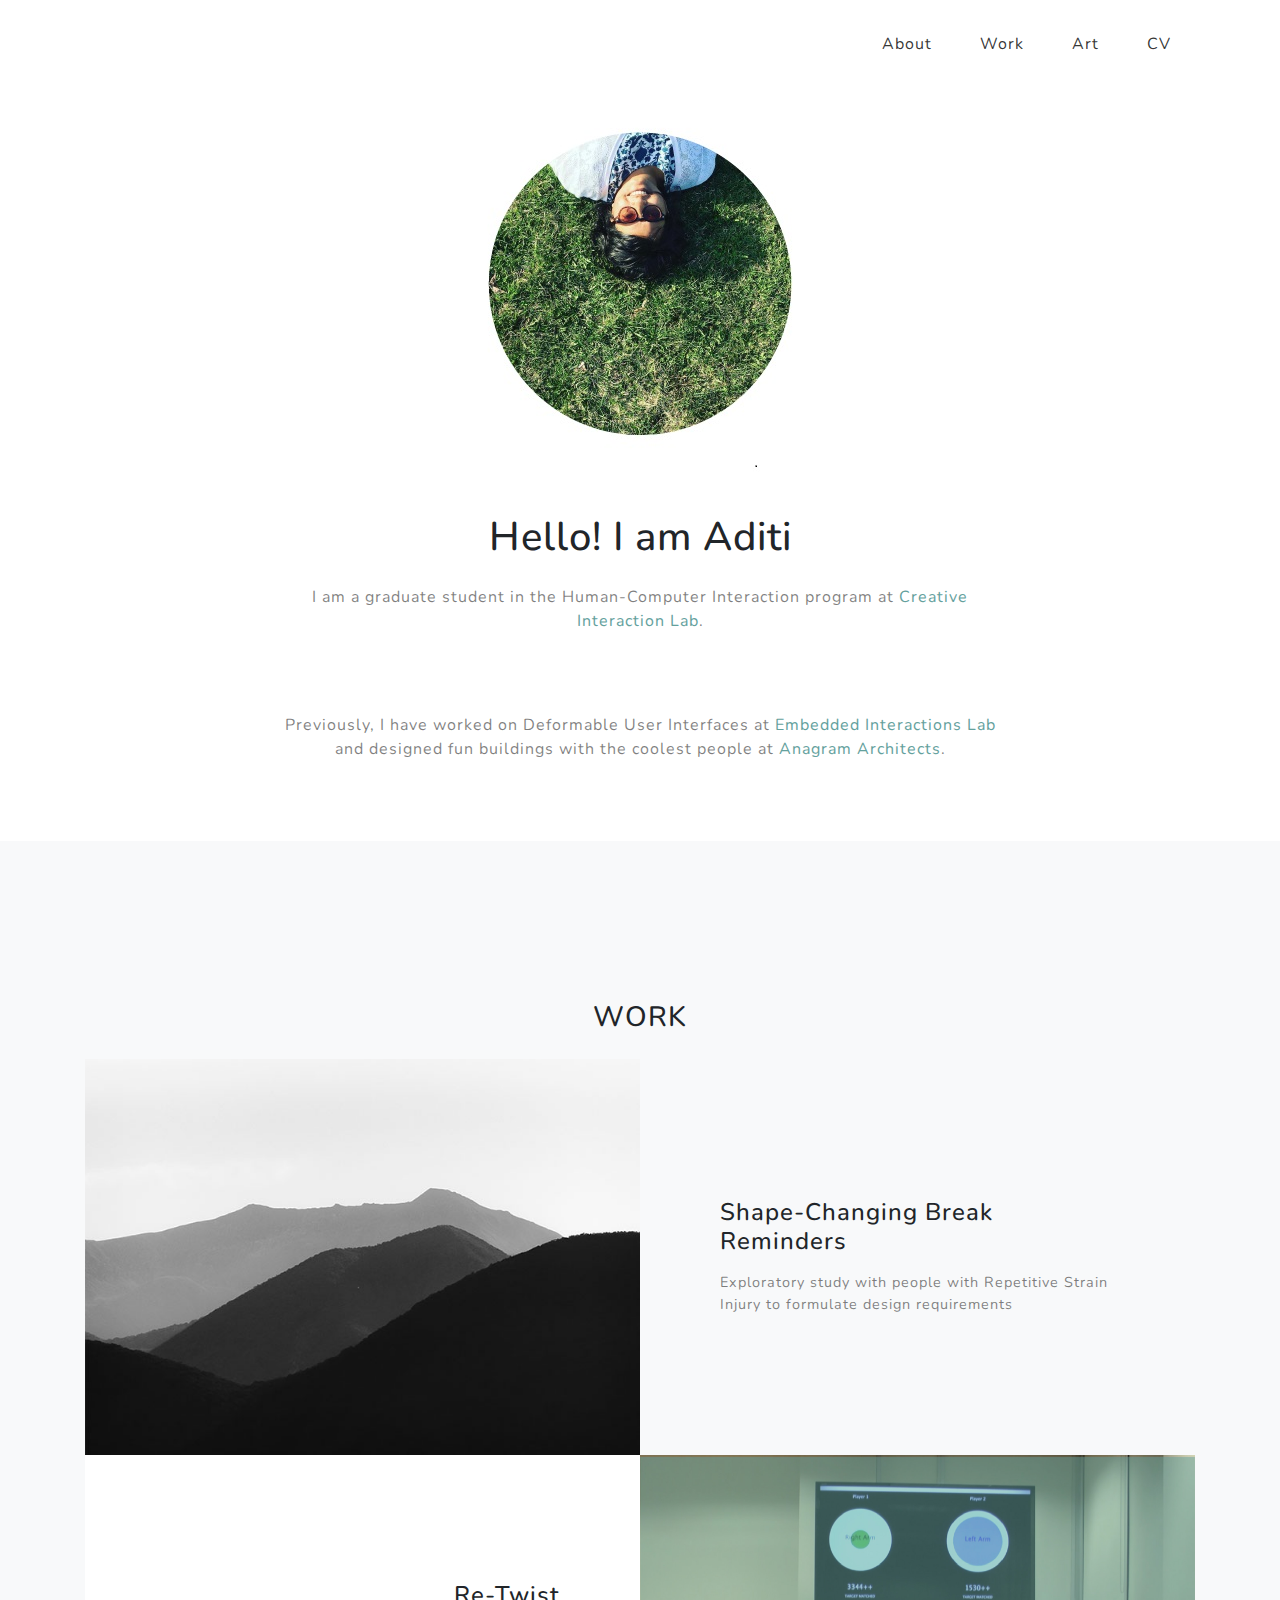
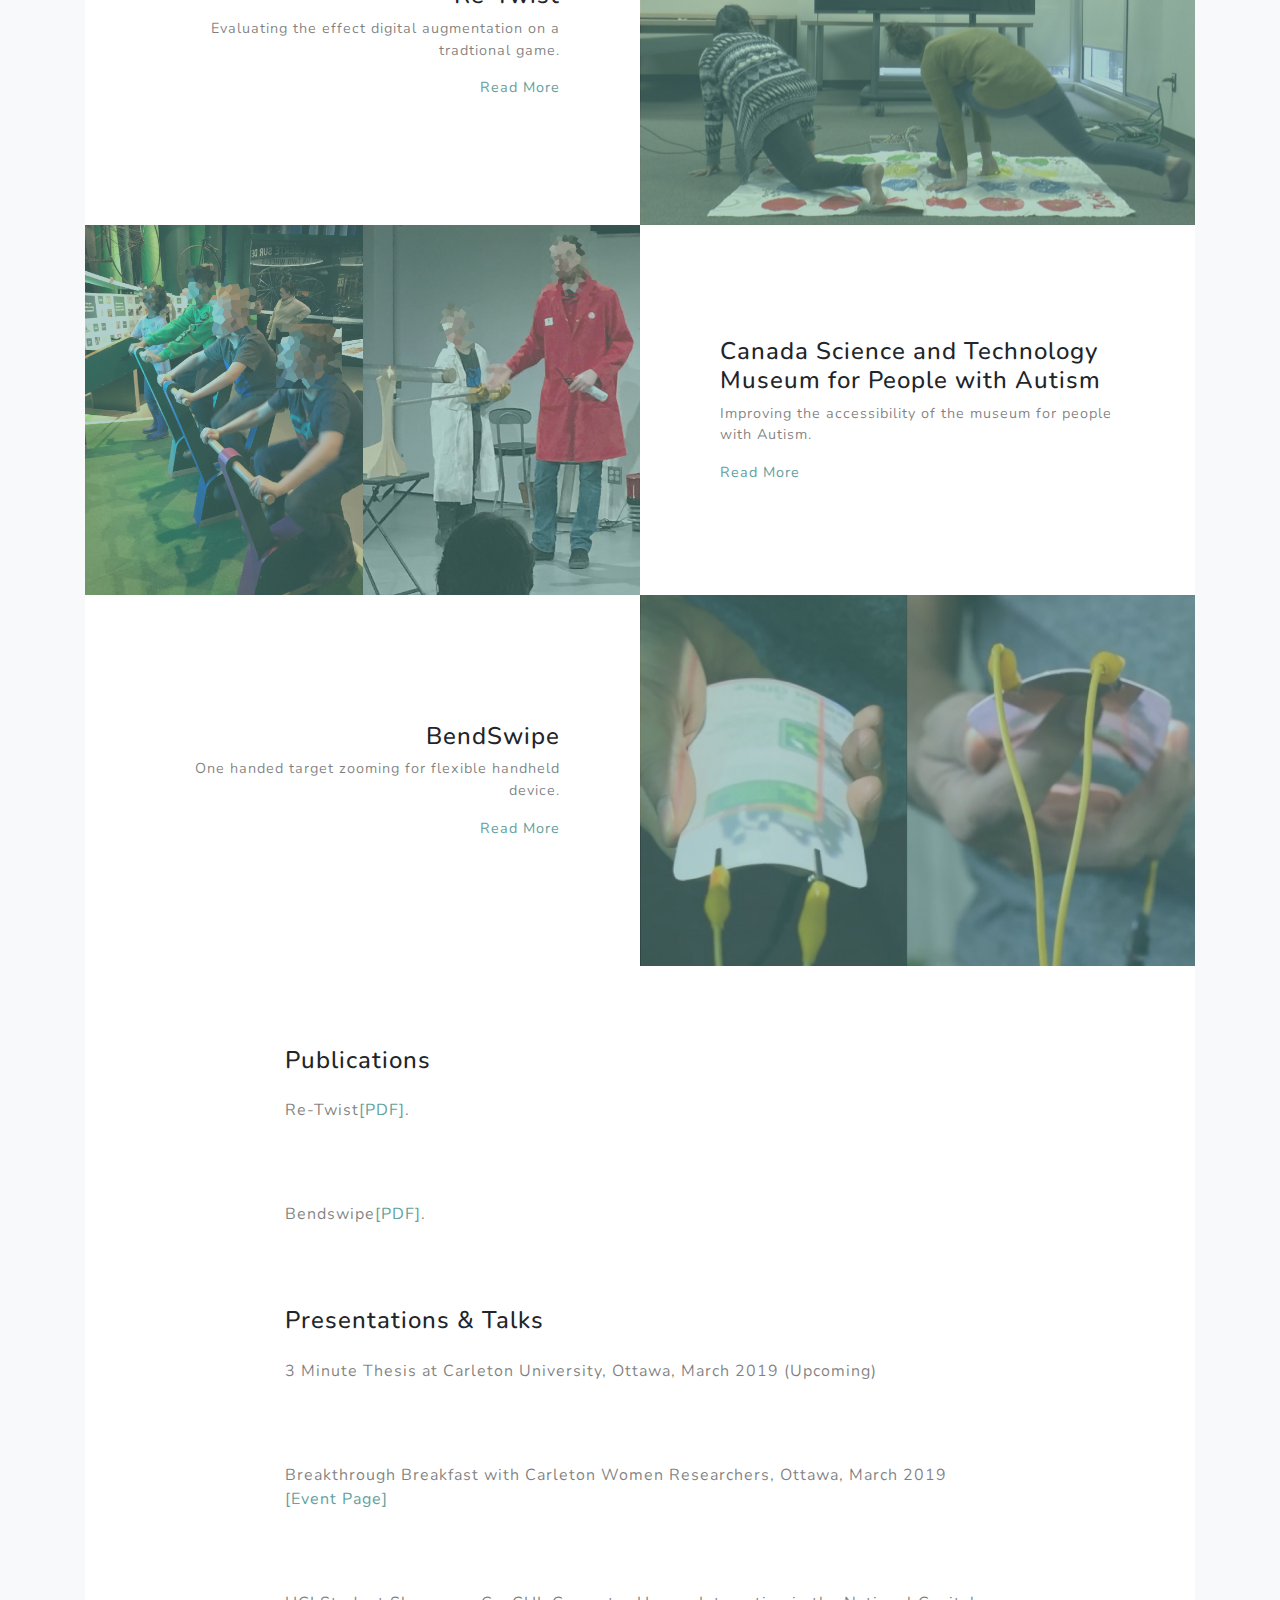
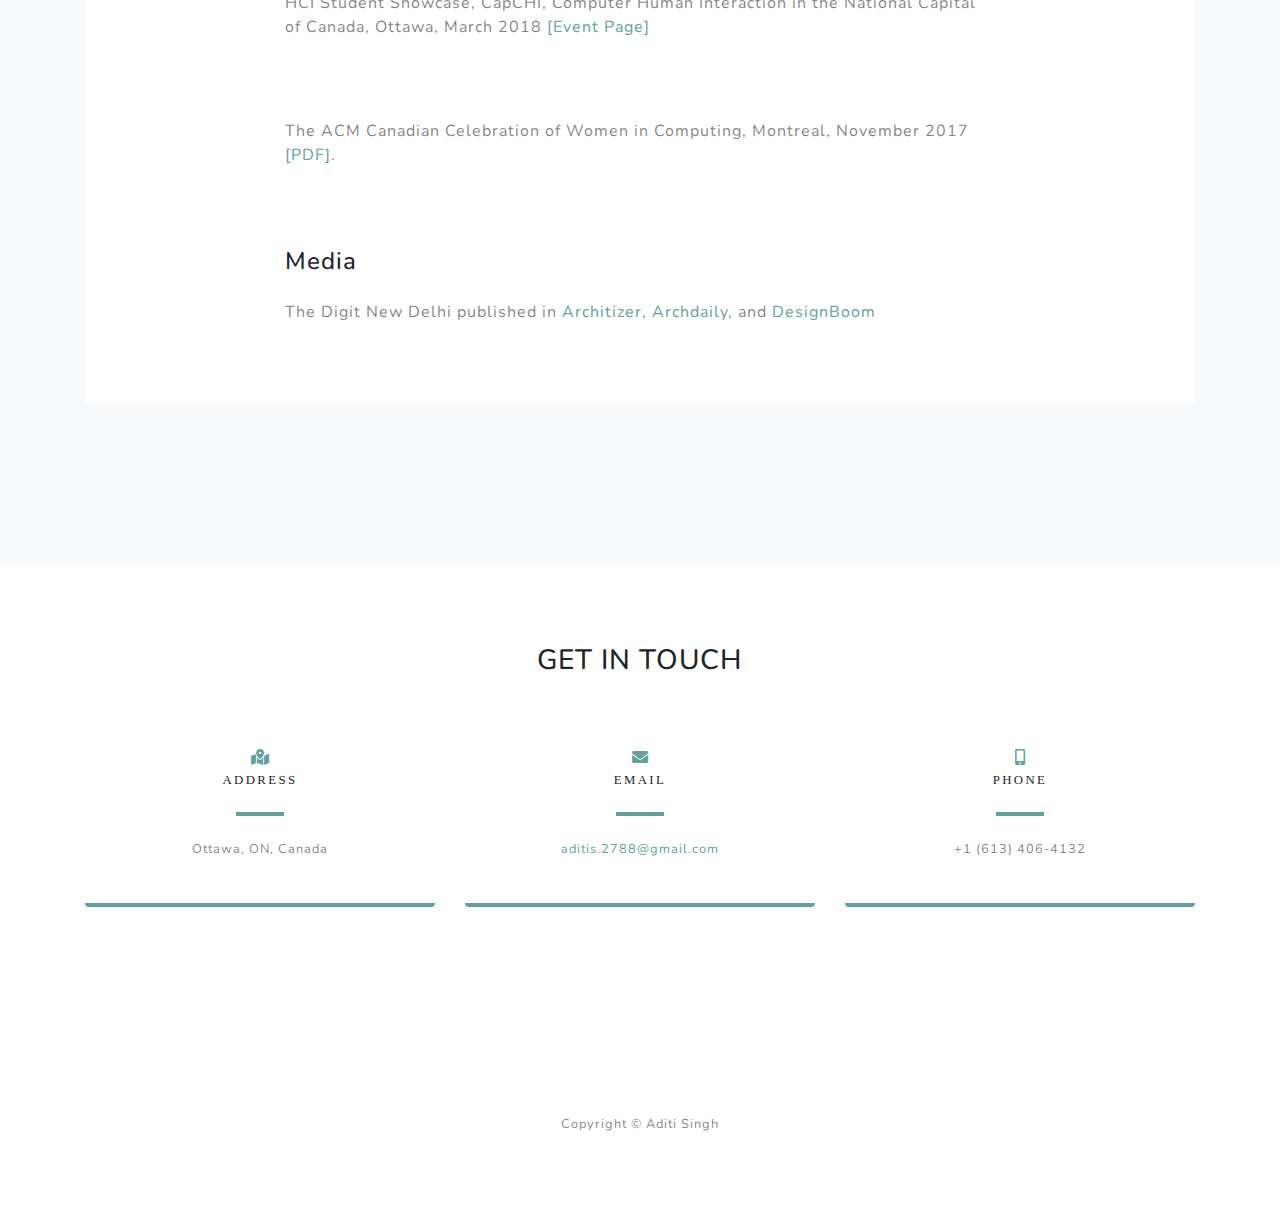
<file: index.html>
<!DOCTYPE html>
<html lang="en">

  <head>

    <meta charset="utf-8">
    <meta name="viewport" content="width=device-width, initial-scale=1, shrink-to-fit=no">
    <meta name="description" content="">
    <meta name="author" content="">

    <title>Aditi Singh</title>

    <!-- Bootstrap core CSS -->
    <link href="vendor/bootstrap/css/bootstrap.min.css" rel="stylesheet">

    <!-- Custom fonts for this template -->
    <link href="vendor/fontawesome-free/css/all.min.css" rel="stylesheet">
  <link href="https://fonts.googleapis.com/css?family=Noticia+Text" rel="stylesheet">
    <link href="https://fonts.googleapis.com/css?family=Nunito:200,200i,300,300i,400,400i,600,600i,700,700i,800,800i,900,900i" rel="stylesheet">

    <!-- Custom styles for this template -->
    <link href="css/grayscale.css" rel="stylesheet">

  </head>

  <body id="page-top">

    <!-- Navigation -->
    <nav class="navbar navbar-expand-lg navbar-light fixed-top" id="mainNav">
      <div class="container">
        <button class="navbar-toggler navbar-toggler-right" type="button" data-toggle="collapse" data-target="#navbarResponsive" aria-controls="navbarResponsive" aria-expanded="false" aria-label="Toggle navigation">
          Menu
          <i class="fas fa-bars"></i>
        </button>
        <div class="collapse navbar-collapse" id="navbarResponsive">
          <ul class="navbar-nav ml-auto">
            <li class="nav-item">
              <a class="nav-link js-scroll-trigger" href="#about">About</a>
            </li>
            <li class="nav-item">
              <a class="nav-link js-scroll-trigger" href="#projects">Work</a>
            </li>
            <li class="nav-item">
              <a class="nav-link js-scroll-trigger" href="Art.html">Art</a>
            </li>
            <li class="nav-item">
              <a class="nav-link js-scroll-trigger" href="#signup">CV</a>
            </li>
          </ul>
        </div>
      </div>
    </nav>

    <!-- About Section -->
    <section id="about" class="about-section text-center">
      <div class="container bg-white">
        <div class="row">
          <div class="col-lg-8 mx-auto">
            <img src="img/Face.jpg" class="img-fluid" alt="">
            <h1 class="text-black mb-4">Hello! I am Aditi</h1>
            <p class="text-black-50">
              I am a graduate student in the Human-Computer Interaction program at <a href="http://cil.csit.carleton.ca/?">Creative Interaction Lab</a>.</p>
              <p class="text-black-50">Previously, I have worked on Deformable User Interfaces at  <a href="http:http://embeddedinteractions.com/">Embedded Interactions Lab</a> and designed fun buildings with the coolest people at  <a href="http://anagramarchitects.com/?">Anagram Architects</a>.</p>
          </div>
        </div>
      </div>
    </section>

    <!-- Projects Section -->
    <section id="projects" class="projects-section bg-light">
      <div class="col-lg-8 mx-auto">
        <h3 class="text-black mb-4 text-center">WORK</h3>
      </div>
      <div class="container">
        <!-- Project One Row -->
        <div class="row justify-content-center no-gutters mb-5 mb-lg-0">
          <div class="col-lg-6">
            <img class="img-fluid" src="img/demo-image-01.jpg" alt="">
          </div>
          <div class="col-lg-6">
            <div class="bg-light text-center h-100 project">
              <div class="d-flex h-100">
                <div class="project-text w-100 my-auto text-center text-lg-left">
                  <h4 class="text-black">Shape-Changing Break Reminders</h4>
                  <p></p>
                  <p class="mb-0 text-black-50">Exploratory study with people with Repetitive Strain Injury to formulate design requirements</p>
                </div>
              </div>
            </div>
          </div>
        </div>

        <!-- Project Two Row -->
        <div class="row justify-content-center no-gutters">
          <div class="col-lg-6">
            <img class="img-fluid" src="img/demo-image-02.jpg" alt="">
          </div>
          <div class="col-lg-6 order-lg-first">
            <div class="bg-white text-center h-100 project">
              <div class="d-flex h-100">
                <div class="project-text w-100 my-auto text-center text-lg-right">
                  <h4 class="text-black">Re-Twist</h4>
                  <p class="mb-0 text-black-50">Evaluating the effect digital augmentation on a tradtional game.</p>
                  <p></p>
                  <p class="mb-0 text-black-50"><a href="ReCreation.html">Read More</a></p>
                </div>
              </div>
            </div>
          </div>
        </div>
        <!-- Project Three Row -->
        <div class="row justify-content-center no-gutters mb-5 mb-lg-0">
          <div class="col-lg-6">
            <img class="img-fluid" src="img/demo-image-03.jpg" alt="">
          </div>
          <div class="col-lg-6">
            <div class="bg-white text-center h-100 project">
              <div class="d-flex h-100">
                <div class="project-text w-100 my-auto text-center text-lg-left">
                  <h4 class="text-black">Canada Science and Technology Museum for People with Autism</h4>
                  <p class="mb-0 text-black-50">Improving the accessibility of the museum for people with Autism.</p>
                  <p></p>
                  <p class="mb-0 text-black-50"><a href="CSTM.html">Read More</a></p>
                </div>
              </div>
            </div>
          </div>
        </div>
        <!-- Project Four Row -->
        <div class="row justify-content-center no-gutters">
          <div class="col-lg-6">
            <img class="img-fluid" src="img/demo-image-04.jpg" alt="">
          </div>
          <div class="col-lg-6 order-lg-first">
            <div class="bg-white text-center h-100 project">
              <div class="d-flex h-100">
                <div class="project-text w-100 my-auto text-center text-lg-right">
                  <h4 class="text-black">BendSwipe</h4>
                  <p class="mb-0 text-black-50">One handed target zooming for flexible handheld device.</p>
                  <p></p>
                  <p class="mb-0 text-black-50"><a href="Bendswipe.pdf"> Read More </a></p>

                </div>
              </div>
            </div>
          </div>
        </div>
        <!-- About Section -->
        <section id="about" class="about-section">
          <div class="container bg-white">
            <div class="row">
              <div class="col-lg-8 mx-auto">
                <h4 class="text-black mb-4">Publications</h4>
                <p class="text-black-50">
                  Re-Twist<a href="http://cil.csit.carleton.ca/?">[PDF]</a>.</p>
                  <p class="text-black-50">Bendswipe<a href="http://anagramarchitects.com/?">[PDF]</a>.</p>
              </div>
              <div class="col-lg-8 mx-auto">
                <h4 class="text-black mb-4">Presentations & Talks</h4>
                <p class="text-black-50">
                  3 Minute Thesis at Carleton University, Ottawa, March 2019 (Upcoming)</p></p>
                <p class="text-black-50">
                  Breakthrough Breakfast with Carleton Women Researchers, Ottawa, March 2019 <a href="https://carleton.ca/engineering-design/breakthroughbreakfast/">[Event Page]</a></p></p>

                  <p class="text-black-50">
                  HCI Student Showcase, CapCHI, Computer Human Interaction in the
National Capital of Canada, Ottawa, March 2018 <a href="http://www.capchi.org/past-events/2018-04-17-hci-student-showcase">[Event Page]</a></p>
<p class="text-black-50">The ACM Canadian Celebration of Women in Computing, Montreal, November 2017 <a href="http://cil.csit.carleton.ca/b/wp-content/uploads/2017/11/BendSwipe_Poster.pdf">[PDF]</a>.
              </div>
              <div class="col-lg-8 mx-auto">
                <h4 class="text-black mb-4">Media</h4>
                <p class="text-black-50">
                  The Digit New Delhi published in <a href="https://architizer.com/projects/the-digit-2/">Architizer</a>,
                <a href="https://www.archdaily.com/559734/the-digit-anagram-architects">Archdaily</a>,
              and <a href="https://www.designboom.com/architecture/anagram-architects-the-digit-office-10-28-2014/">DesignBoom</a>  </p>
              </div>
            </div>
          </div>
        </section>

      </div>
    </section>

    <!-- Contact Section -->
    <section class="contact-section bg-white">
      <div class="col-lg-8 mx-auto">
        <h3 class="text-black mb-4 text-center">GET IN TOUCH</h3>
      </div>
      <div class="container">

        <div class="row">

          <div class="col-md-4 mb-3 mb-md-0">
            <div class="card py-4 h-100">
              <div class="card-body text-center">
                <i class="fas fa-map-marked-alt text-primary mb-2"></i>
                <h4 class="text-uppercase m-0">Address</h4>
                <hr class="my-4">
                <div class="small text-black-50">Ottawa, ON, Canada</div>
              </div>
            </div>
          </div>

          <div class="col-md-4 mb-3 mb-md-0">
            <div class="card py-4 h-100">
              <div class="card-body text-center">
                <i class="fas fa-envelope text-primary mb-2"></i>
                <h4 class="text-uppercase m-0">Email</h4>
                <hr class="my-4">
                <div class="small text-black-50">
                  <a href="#">aditis.2788@gmail.com</a>
                </div>
              </div>
            </div>
          </div>

          <div class="col-md-4 mb-3 mb-md-0">
            <div class="card py-4 h-100">
              <div class="card-body text-center">
                <i class="fas fa-mobile-alt text-primary mb-2"></i>
                <h4 class="text-uppercase m-0">Phone</h4>
                <hr class="my-4">
                <div class="small text-black-50">+1 (613) 406-4132</div>
              </div>
            </div>
          </div>
        </div>

        <div class="social d-flex justify-content-center">
          <a href="#" class="mx-2">
            <i class="fab fa-twitter"></i>
          </a>
          <a href="#" class="mx-2">
            <i class="fab fa-facebook-f"></i>
          </a>
          <a href="#" class="mx-2">
            <i class="fab fa-github"></i>
          </a>
        </div>

      </div>
    </section>

    <!-- Footer -->
    <footer class="bg-black small text-center text-black-50">
      <div class="container">
        Copyright &copy; Aditi Singh
      </div>
    </footer>

    <!-- Bootstrap core JavaScript -->
    <script src="vendor/jquery/jquery.min.js"></script>
    <script src="vendor/bootstrap/js/bootstrap.bundle.min.js"></script>

    <!-- Plugin JavaScript -->
    <script src="vendor/jquery-easing/jquery.easing.min.js"></script>

    <!-- Custom scripts for this template -->
    <script src="js/grayscale.min.js"></script>

  </body>

</html>
</file>
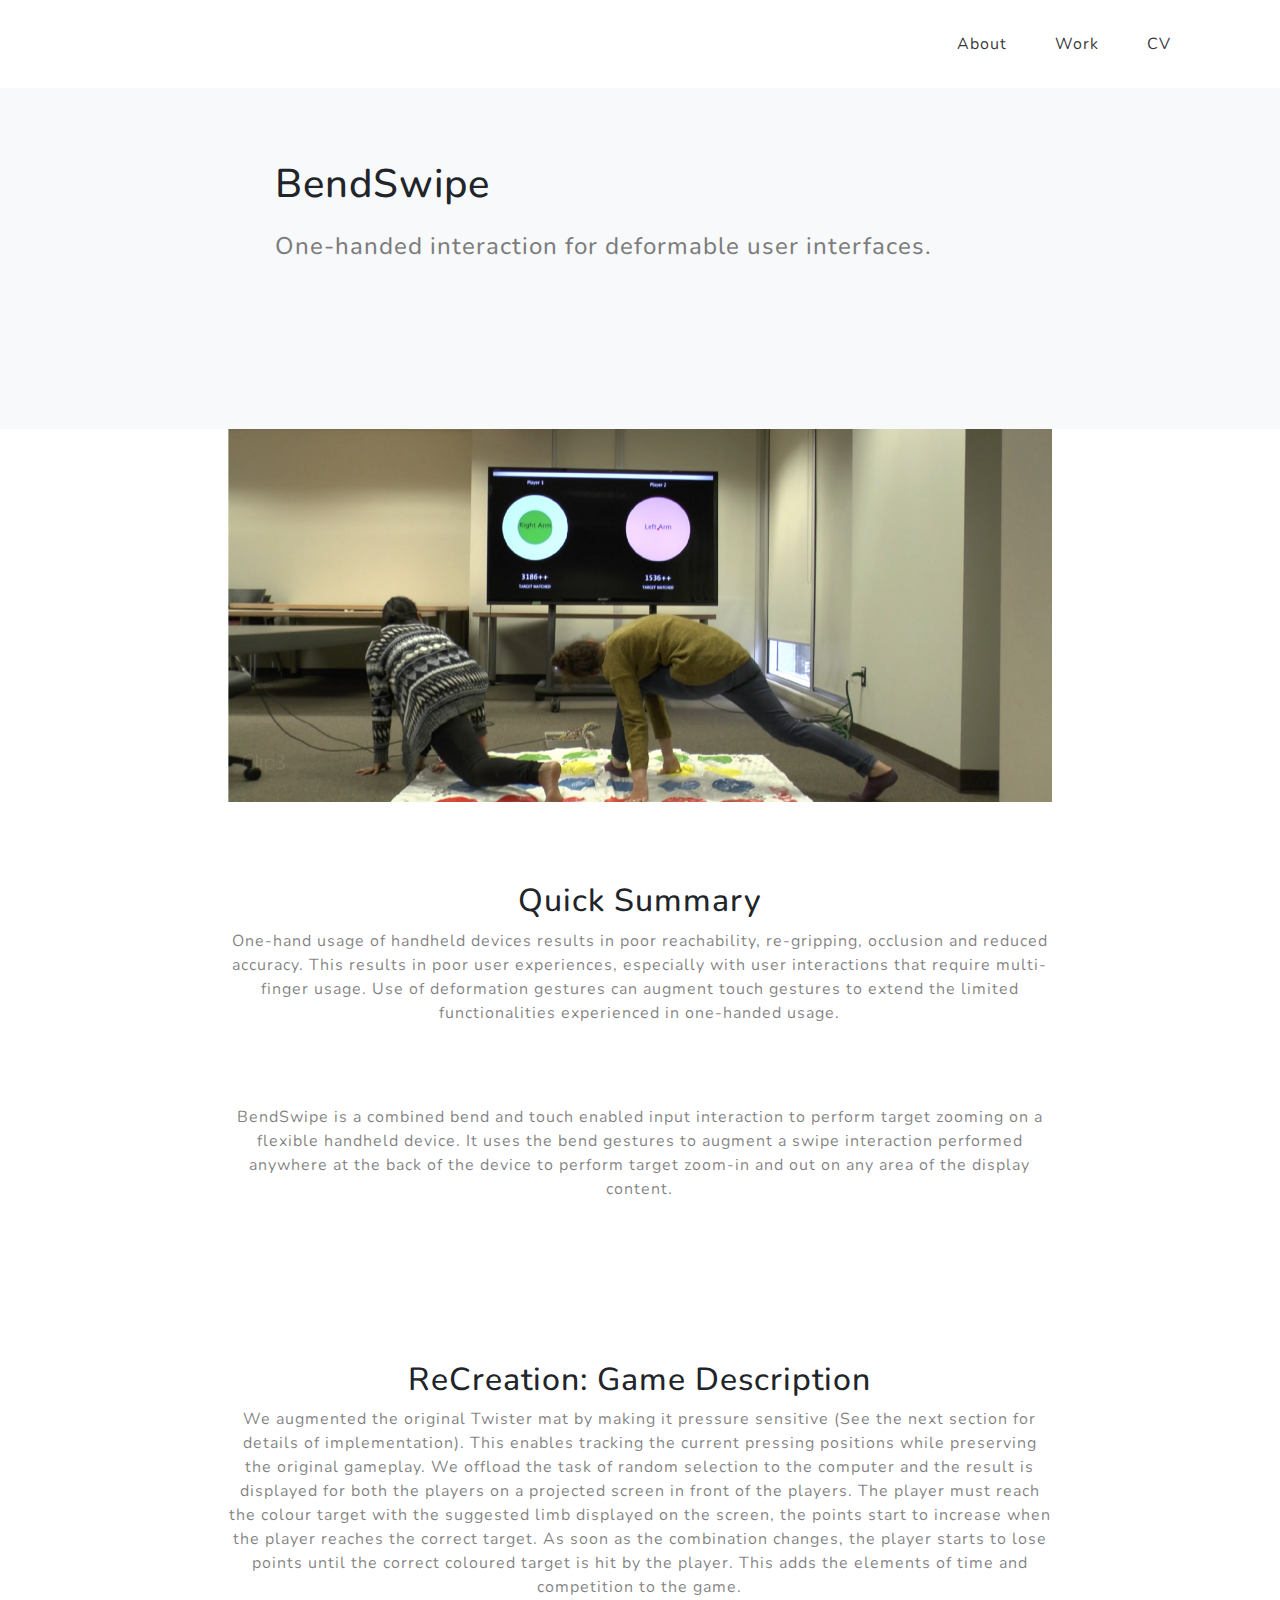
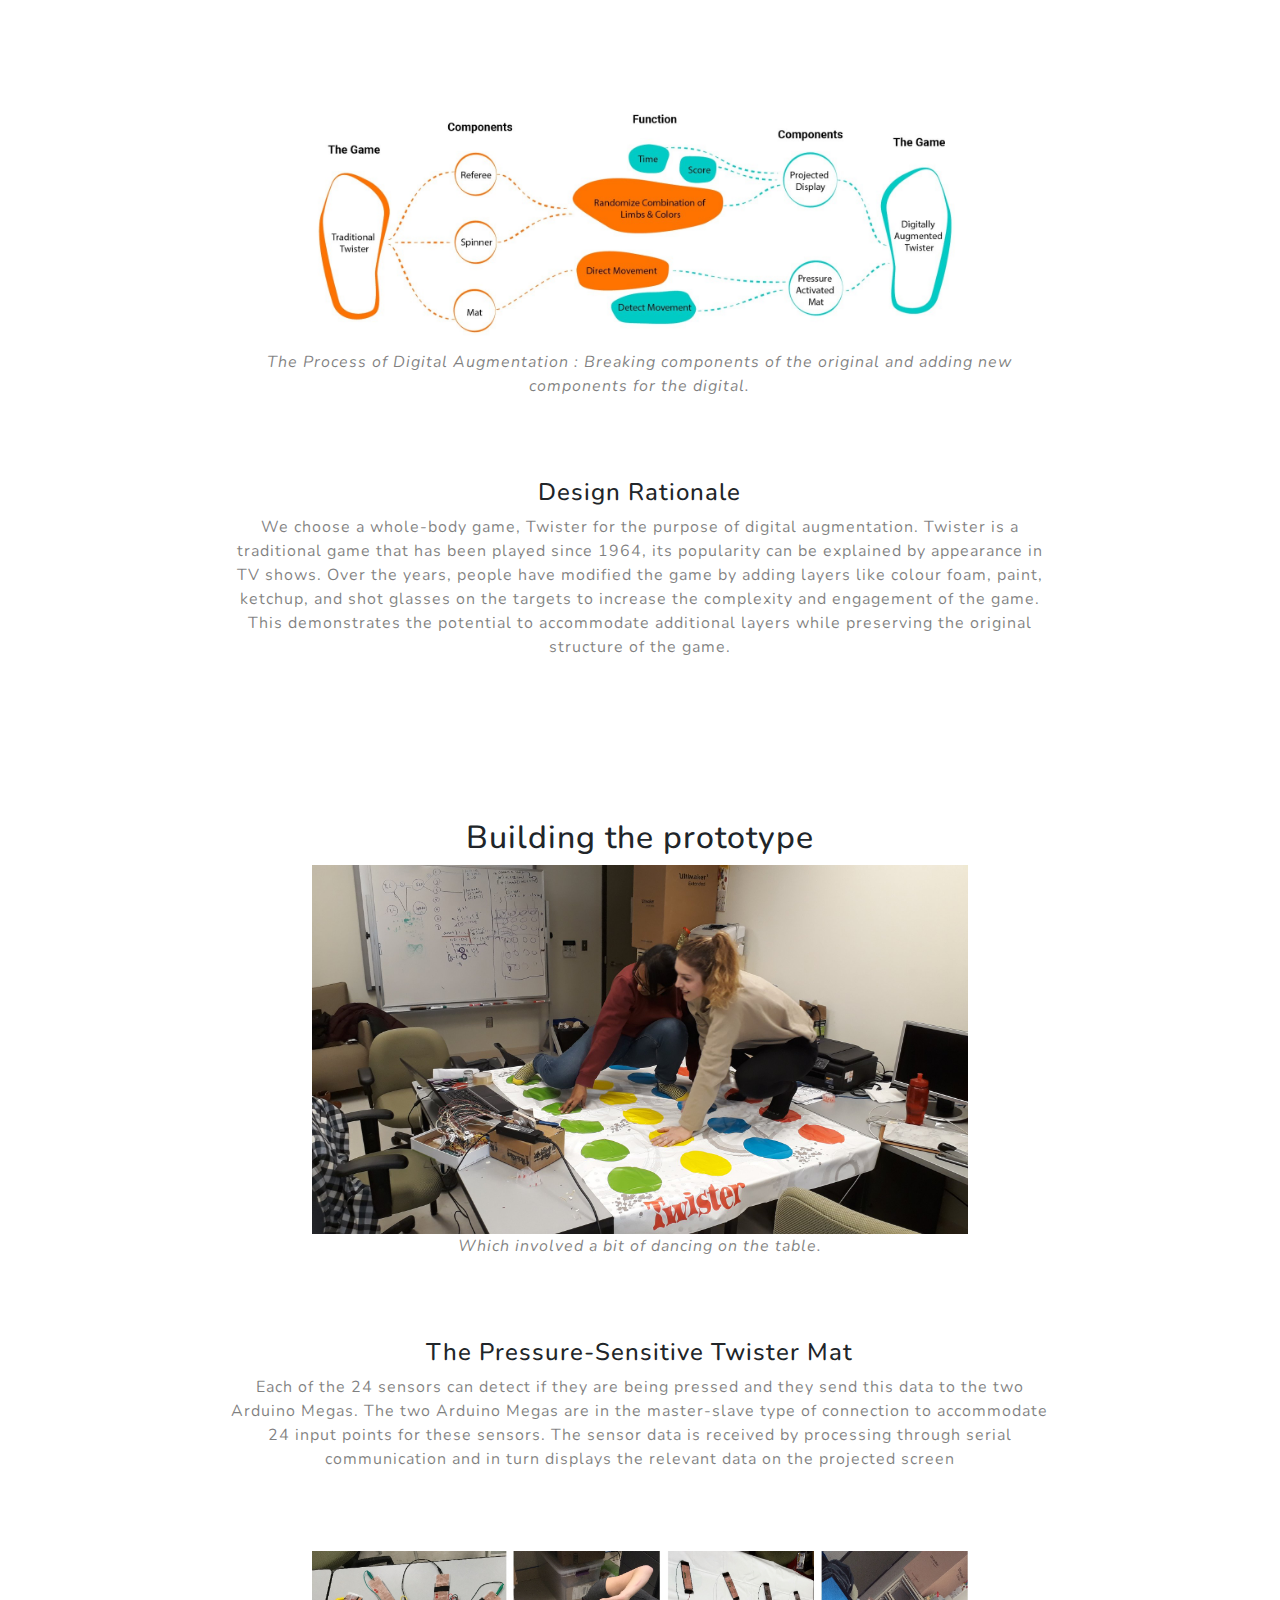
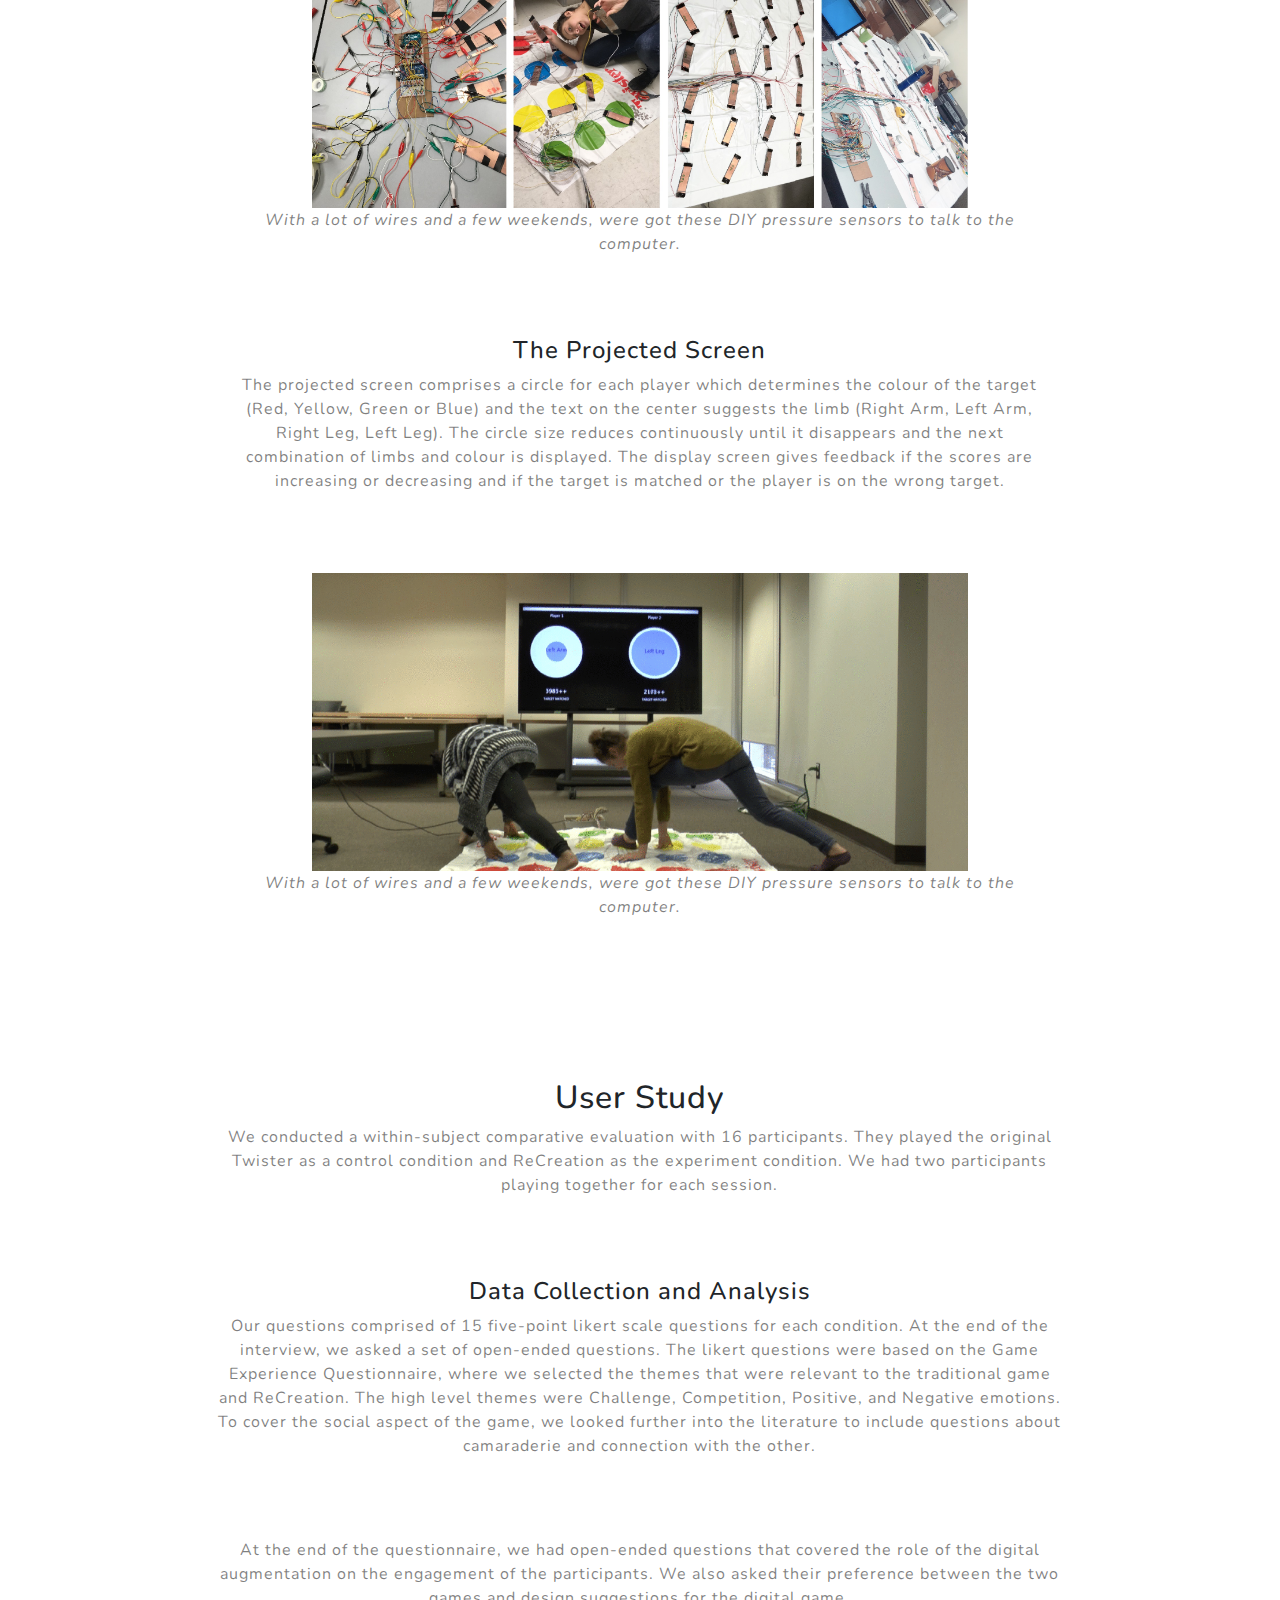
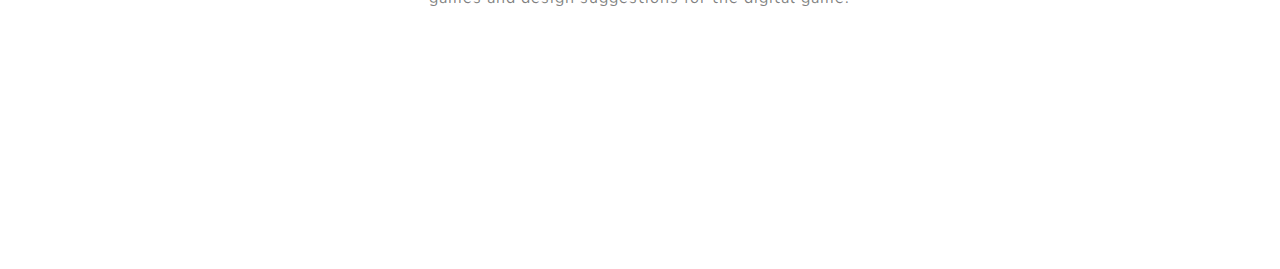
<file: BendSwipe.html>
<!DOCTYPE html>
<html lang="en">

  <head>

    <meta charset="utf-8">
    <meta name="viewport" content="width=device-width, initial-scale=1, shrink-to-fit=no">
    <meta name="description" content="">
    <meta name="author" content="">

    <title>BendSwipe</title>

    <!-- Bootstrap core CSS -->
    <link href="vendor/bootstrap/css/bootstrap.min.css" rel="stylesheet">

    <!-- Custom fonts for this template -->
    <link href="vendor/fontawesome-free/css/all.min.css" rel="stylesheet">
  <link href="https://fonts.googleapis.com/css?family=Noticia+Text" rel="stylesheet">
    <link href="https://fonts.googleapis.com/css?family=Nunito:200,200i,300,300i,400,400i,600,600i,700,700i,800,800i,900,900i" rel="stylesheet">

    <!-- Custom styles for this template -->
    <link href="css/grayscale.css" rel="stylesheet">

  </head>

  <body id="page-top">

    <!-- Navigation -->
    <nav class="navbar navbar-expand-lg navbar-light fixed-top" id="mainNav">
      <div class="container">
        <button class="navbar-toggler navbar-toggler-right" type="button" data-toggle="collapse" data-target="#navbarResponsive" aria-controls="navbarResponsive" aria-expanded="false" aria-label="Toggle navigation">
          Menu
          <i class="fas fa-bars"></i>
        </button>
        <div class="collapse navbar-collapse" id="navbarResponsive">
          <ul class="navbar-nav ml-auto">
            <li class="nav-item">
              <a class="nav-link js-scroll-trigger" href="index.html">About</a>
            </li>
            <li class="nav-item">
              <a class="nav-link js-scroll-trigger" href="#projects">Work</a>
            </li>
            <li class="nav-item">
              <a class="nav-link js-scroll-trigger" href="#signup">CV</a>
            </li>
          </ul>
        </div>
      </div>
    </nav>

    <!-- Heading -->
    <section id="#" class="projects-section bg-light">
      <div class="container bg-light">
        <div class="row">
          <div class="col-lg-8 mx-auto">
            <h1 class="text-black mb-4">BendSwipe</h1>
            <h4 class="text-black-50">
              One-handed interaction for deformable user interfaces. </h4>
          </div>
        </div>
      </div>
    </section>
    <!-- Projects Section -->
    <div class="col-lg-8 mx-auto">
      <img class="img-fluid" src="img/twisterheader.png" alt="">
    </div>
    <section id="#" class="about-section text-center">
        <!-- Project Two Row -->
          <div class="col-lg-8 mx-auto">
            <h2 class="text-black">Quick Summary</h2>
            <p class="text-black-50">
              One-hand usage of handheld devices results in poor reachability, re-gripping, occlusion and reduced accuracy. This results in poor user
              experiences, especially with user interactions that require multi-finger usage. Use of deformation gestures can augment touch gestures
              to extend the limited functionalities experienced in one-handed usage.</p>
              <p class="text-black-50">
                BendSwipe is a combined bend and touch enabled input interaction to perform target zooming on a flexible handheld device. It uses the
                bend gestures to augment a swipe interaction performed anywhere at the back of the device to perform target zoom-in and out on any area
                of the display content.</p>
            </div>

    </section>
    <section id="#" class="about-section text-center">

        <!-- Game Description -->
          <div class="col-lg-8 mx-auto">
            <h2 class="text-black">ReCreation: Game Description</h2>
            <p class="text-black-50">
              We augmented the original Twister mat by making it pressure sensitive (See the next section for details of
              implementation). This enables tracking the current pressing positions while preserving the original gameplay.
We offload the task of random selection to the computer and the result is displayed for
both the players on a projected screen in front of the players.
The player must reach the colour target with the suggested limb displayed on the screen, the points start to increase when the
player reaches the correct target. As soon as the combination changes, the player starts to lose points until the correct
coloured target is hit by the player. This adds the elements of time and competition to the game.
              </p>
              <div class="col-lg-10 mx-auto">
                <img class="img-fluid" src="img/methodology.jpg" alt="">
              </div>
              <p class="text-black-50">
                <i>The Process of Digital Augmentation : Breaking components of the original and adding new components for the digital.</i>
              </p>

<h4 class="text-black">Design Rationale</h4>
<p class="text-black-50">
  We choose a whole-body game, Twister for the purpose of digital augmentation. Twister is a traditional game that has been
  played since 1964, its popularity can be explained by appearance in TV shows. Over the years, people have modified the game by
  adding layers like colour foam, paint, ketchup, and shot glasses on the targets to increase the complexity and engagement of
  the game. This demonstrates the potential to accommodate additional layers while preserving the original structure of the game.
</p>
            </div>

    </section>
            <!-- Prototype -->
    <section id="#" class="about-section text-center">

          <div class="col-lg-8 mx-auto">
            <h2 class="text-black">Building the prototype</h2>
            <div class="col-lg-10 mx-auto">
              <img class="img-fluid" src="img/TestingTwister.jpg" alt="">
            </div>
            <p class="text-black-50">
              <i>Which involved a bit of dancing on the table.</i>
            </p>
            <h4 class="text-black">The Pressure-Sensitive Twister Mat</h4>
            <p class="text-black-50">
              Each of the 24 sensors can detect if they are being pressed and they send this data to the two Arduino Megas.
              The two Arduino Megas are in the master-slave type of connection to accommodate 24 input points for these sensors.
              The sensor data is received by processing through serial communication and in turn displays the relevant data on
              the projected screen
              </p>
              <div class="col-lg-10 mx-auto">
                <img class="img-fluid" src="img/Prototype.jpg" alt="">
              </div>
              <p class="text-black-50">
                <i>With a lot of wires and a few weekends, were got these DIY pressure sensors to talk to the computer.</i>
              </p>
              <h4 class="text-black">The Projected Screen</h4>
              <p class="text-black-50">
                The projected screen comprises a circle for each player which determines the colour of the target (Red, Yellow, Green or Blue) and the text on the center suggests the limb (Right Arm, Left Arm, Right Leg, Left Leg).
                The circle size reduces continuously until it disappears and the next combination of limbs and colour is displayed.
                The display screen gives feedback if the scores are increasing or decreasing and if the target is matched or the player is
                on the wrong target.
                </p>
                <div class="col-lg-10 mx-auto">
                  <img class="img-fluid" src="img/Twister.gif" alt="">
                </div>
                <p class="text-black-50">
                  <i>With a lot of wires and a few weekends, were got these DIY pressure sensors to talk to the computer.</i>
                </p>
            </div>

    </section>
            <!-- User Study-->
    <section id="#" class="about-section text-center">

        <div class="row">
          <div class="col-lg-8 mx-auto">
            <h2 class="text-black">User Study</h2>
            <p class="text-black-50">
              We conducted a within-subject comparative evaluation with 16 participants. They played the original Twister as a
              control condition and ReCreation as the experiment condition. We had two participants playing together for each session. </p>
              <h4 class="text-black">Data Collection and Analysis</h4>
              <p class="text-black-50">
                Our questions comprised of 15 five-point likert scale questions for each condition. At the end of the interview,
                we asked a set of open-ended questions.
The likert questions were based on the Game Experience Questionnaire, where we selected the themes that were relevant to the traditional game
and ReCreation. The high level themes were Challenge, Competition, Positive, and Negative emotions. To cover the social aspect of the game, we looked
further into the literature to include questions about camaraderie and connection with the other. </p>
  <p class="text-black-50">At the end of the questionnaire, we had open-ended questions that covered the role of the digital augmentation on the engagement
of the participants. We also asked their preference between the two games and design suggestions for the digital game. </p>
            </div>
        </div>
      </div>
    </section>

    <!-- Footer -->
    <footer class="bg-black small text-center text-white-50">
      <div class="container">
        Copyright &copy; Your Website 2018
      </div>
    </footer>

    <!-- Bootstrap core JavaScript -->
    <script src="vendor/jquery/jquery.min.js"></script>
    <script src="vendor/bootstrap/js/bootstrap.bundle.min.js"></script>

    <!-- Plugin JavaScript -->
    <script src="vendor/jquery-easing/jquery.easing.min.js"></script>

    <!-- Custom scripts for this template -->
    <script src="js/grayscale.min.js"></script>

  </body>

</html>
</file>
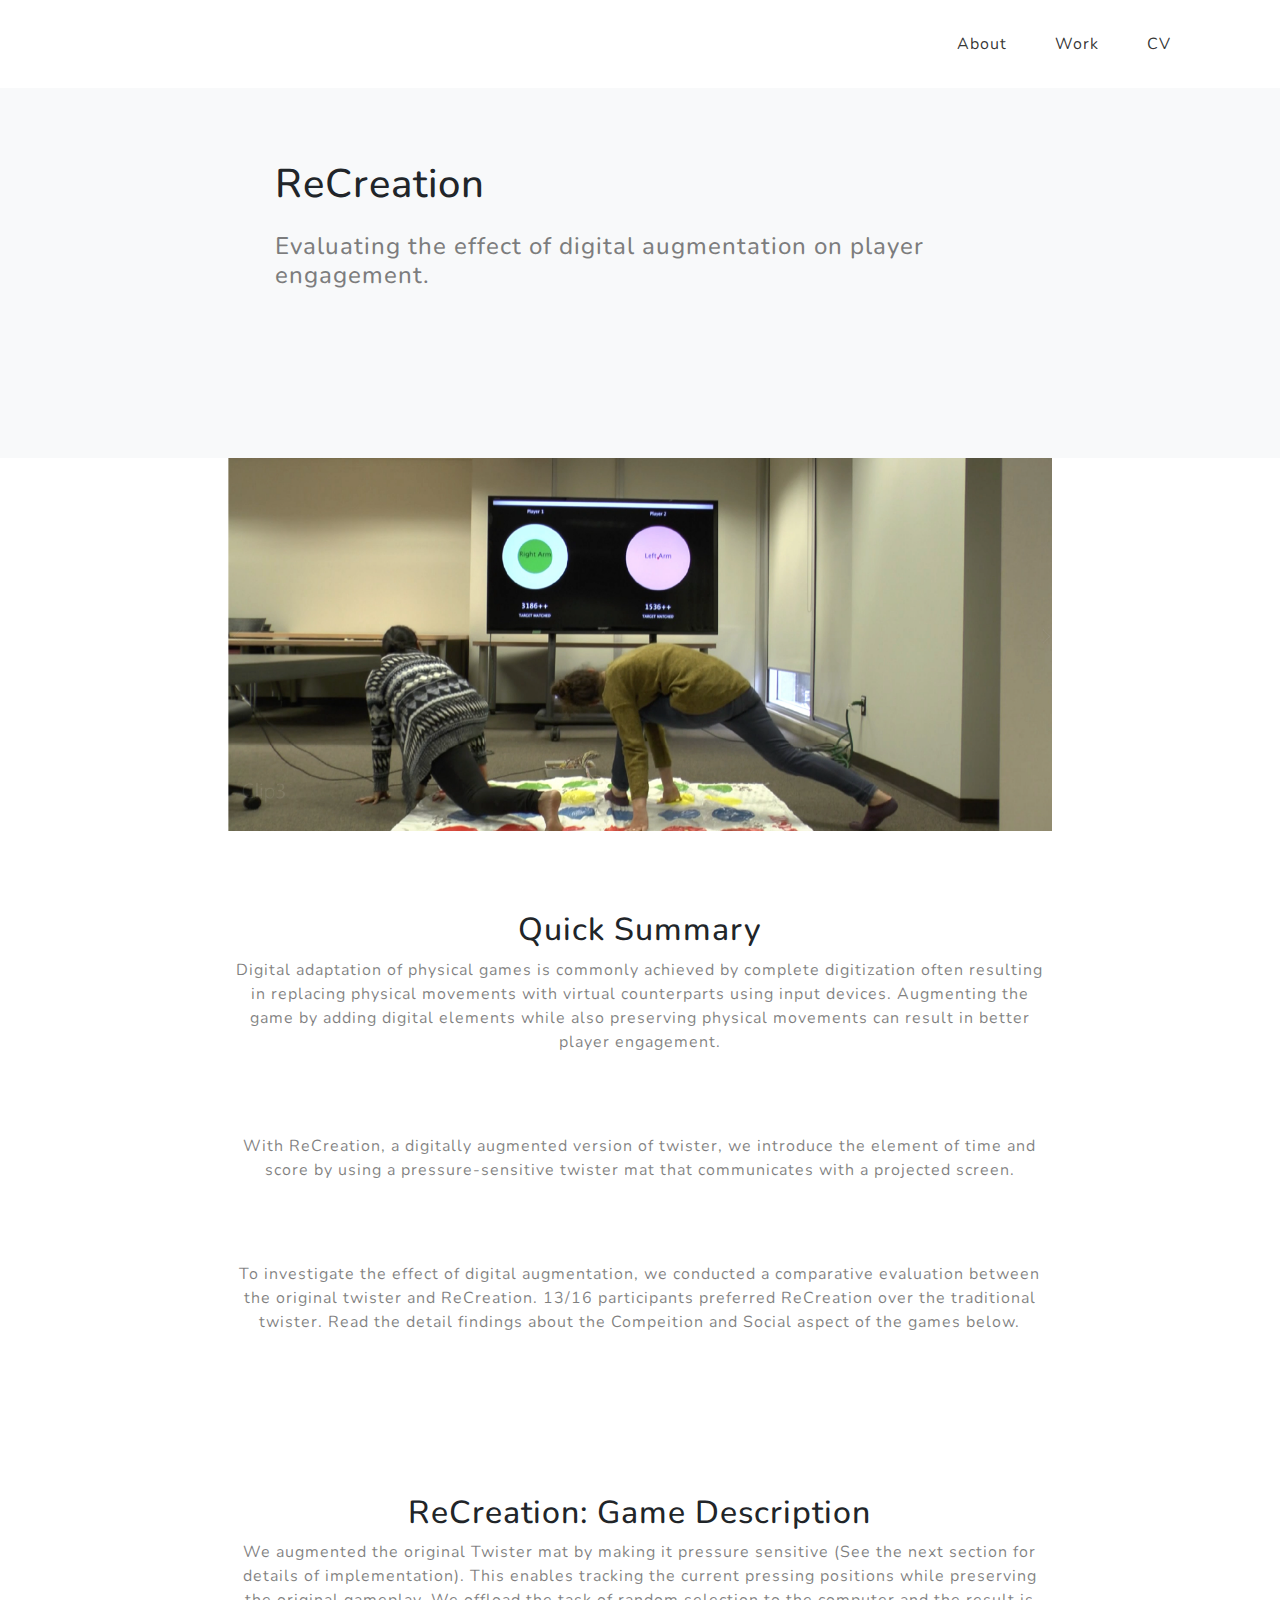
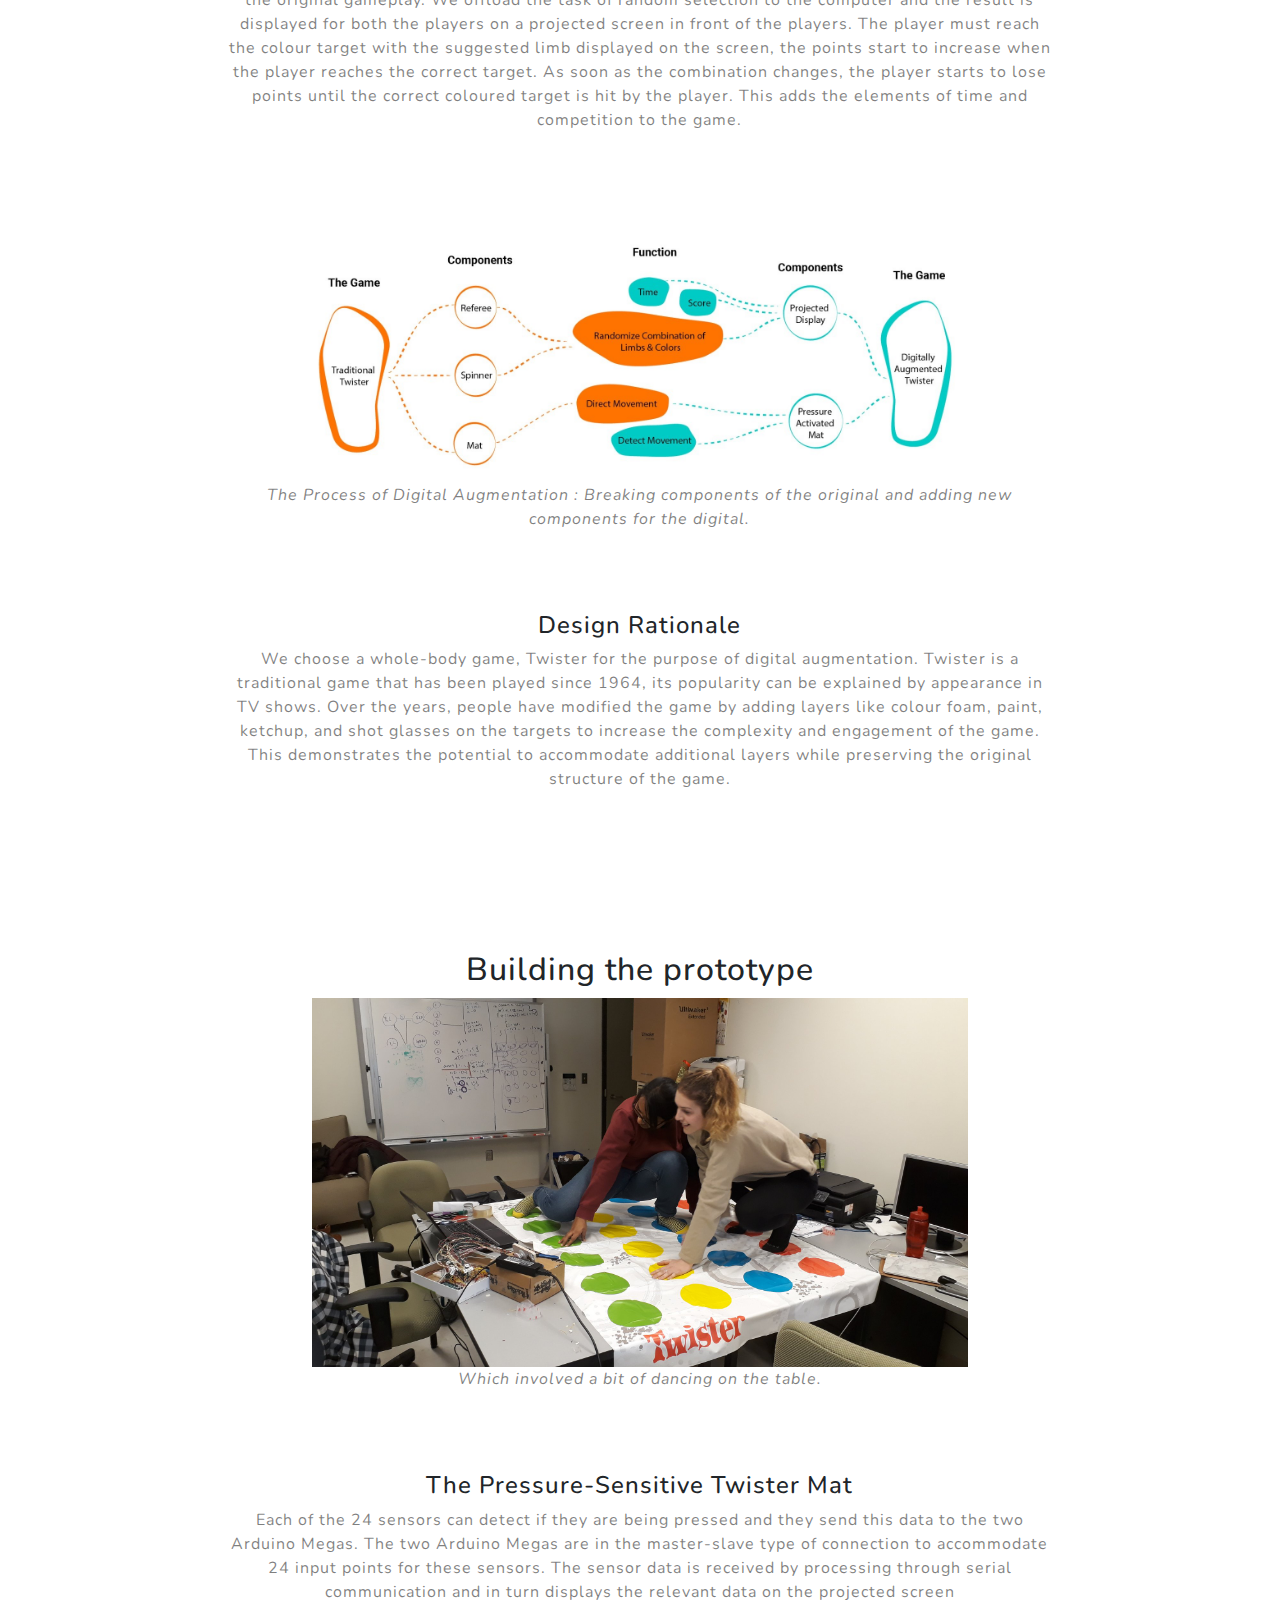
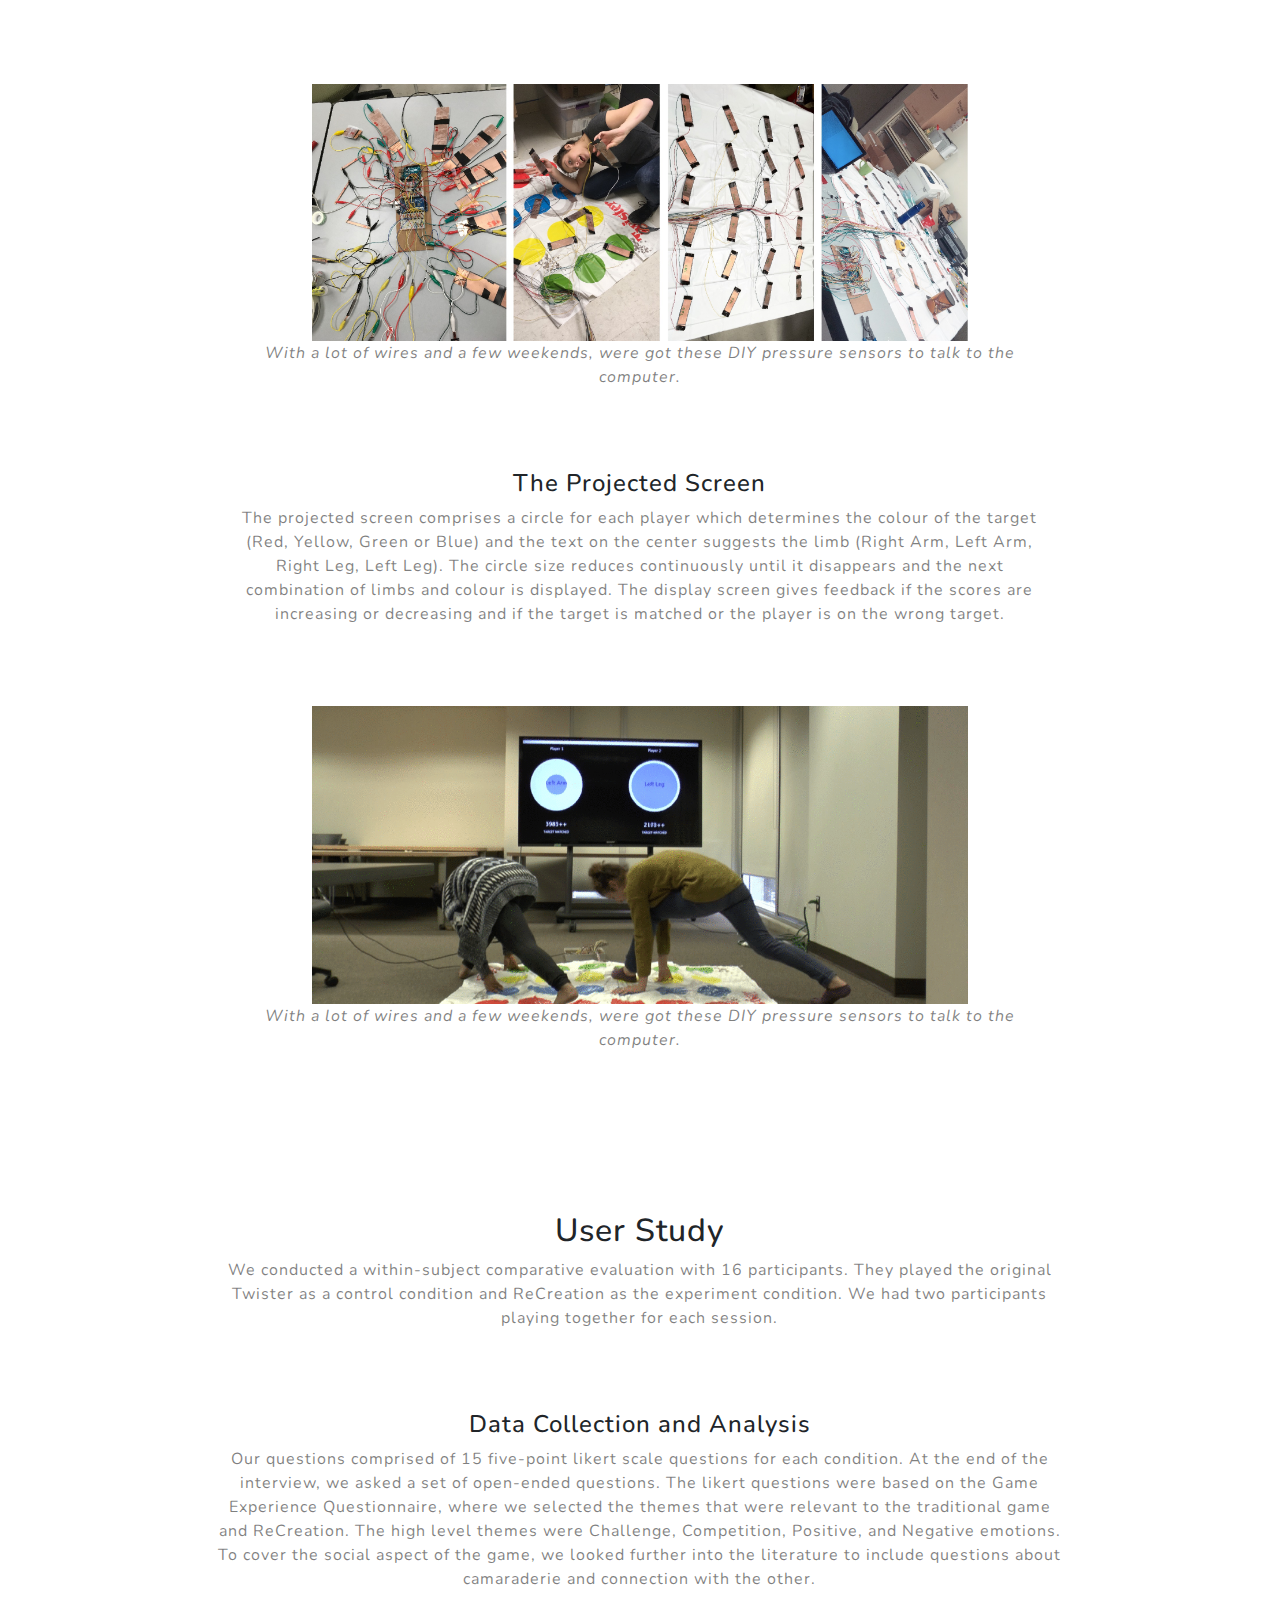
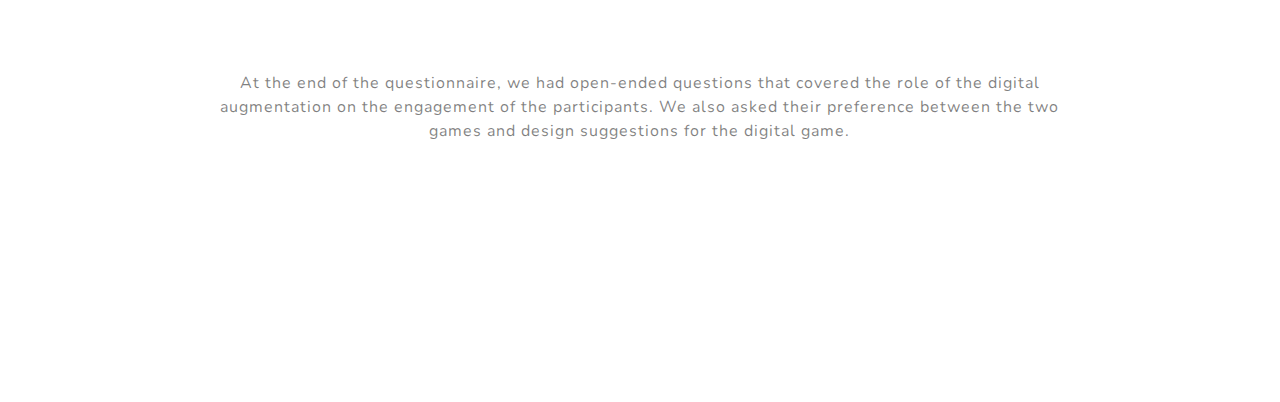
<file: ReCreation.html>
<!DOCTYPE html>
<html lang="en">

  <head>

    <meta charset="utf-8">
    <meta name="viewport" content="width=device-width, initial-scale=1, shrink-to-fit=no">
    <meta name="description" content="">
    <meta name="author" content="">

    <title>Aditi Singh</title>

    <!-- Bootstrap core CSS -->
    <link href="vendor/bootstrap/css/bootstrap.min.css" rel="stylesheet">

    <!-- Custom fonts for this template -->
    <link href="vendor/fontawesome-free/css/all.min.css" rel="stylesheet">
  <link href="https://fonts.googleapis.com/css?family=Noticia+Text" rel="stylesheet">
    <link href="https://fonts.googleapis.com/css?family=Nunito:200,200i,300,300i,400,400i,600,600i,700,700i,800,800i,900,900i" rel="stylesheet">

    <!-- Custom styles for this template -->
    <link href="css/grayscale.css" rel="stylesheet">

  </head>

  <body id="page-top">

    <!-- Navigation -->
    <nav class="navbar navbar-expand-lg navbar-light fixed-top" id="mainNav">
      <div class="container">
        <button class="navbar-toggler navbar-toggler-right" type="button" data-toggle="collapse" data-target="#navbarResponsive" aria-controls="navbarResponsive" aria-expanded="false" aria-label="Toggle navigation">
          Menu
          <i class="fas fa-bars"></i>
        </button>
        <div class="collapse navbar-collapse" id="navbarResponsive">
          <ul class="navbar-nav ml-auto">
            <li class="nav-item">
              <a class="nav-link js-scroll-trigger" href="index.html">About</a>
            </li>
            <li class="nav-item">
              <a class="nav-link js-scroll-trigger" href="#projects">Work</a>
            </li>
            <li class="nav-item">
              <a class="nav-link js-scroll-trigger" href="#signup">CV</a>
            </li>
          </ul>
        </div>
      </div>
    </nav>

    <!-- Heading -->
    <section id="#" class="projects-section bg-light">
      <div class="container bg-light">
        <div class="row">
          <div class="col-lg-8 mx-auto">
            <h1 class="text-black mb-4">ReCreation</h1>
            <h4 class="text-black-50">
              Evaluating the effect of digital augmentation on player engagement. </h4>
          </div>
        </div>
      </div>
    </section>
    <!-- Projects Section -->
    <div class="col-lg-8 mx-auto">
      <img class="img-fluid" src="img/twisterheader.png" alt="">
    </div>
    <section id="#" class="about-section text-center">
        <!-- Project Two Row -->
          <div class="col-lg-8 mx-auto">
            <h2 class="text-black">Quick Summary</h2>
            <p class="text-black-50">
              Digital adaptation of physical games is commonly achieved by complete digitization often resulting in replacing
              physical movements with virtual counterparts using input devices.
              Augmenting the game by adding digital elements while also preserving physical movements can result in better
              player engagement. </p>
              <p class="text-black-50">
                With ReCreation, a digitally augmented version of twister, we introduce the element of time and score by using
                a pressure-sensitive twister mat that communicates with a projected screen. </p>
                <p class="text-black-50">
                  To investigate the effect of digital augmentation,
                  we conducted a comparative evaluation between the original twister and ReCreation. 13/16 participants preferred ReCreation over the traditional twister.
                  Read the detail findings about the Compeition and Social aspect of the games below.
         </p>
            </div>

    </section>
    <section id="#" class="about-section text-center">

        <!-- Game Description -->
          <div class="col-lg-8 mx-auto">
            <h2 class="text-black">ReCreation: Game Description</h2>
            <p class="text-black-50">
              We augmented the original Twister mat by making it pressure sensitive (See the next section for details of
              implementation). This enables tracking the current pressing positions while preserving the original gameplay.
We offload the task of random selection to the computer and the result is displayed for
both the players on a projected screen in front of the players.
The player must reach the colour target with the suggested limb displayed on the screen, the points start to increase when the
player reaches the correct target. As soon as the combination changes, the player starts to lose points until the correct
coloured target is hit by the player. This adds the elements of time and competition to the game.
              </p>
              <div class="col-lg-10 mx-auto">
                <img class="img-fluid" src="img/methodology.jpg" alt="">
              </div>
              <p class="text-black-50">
                <i>The Process of Digital Augmentation : Breaking components of the original and adding new components for the digital.</i>
              </p>

<h4 class="text-black">Design Rationale</h4>
<p class="text-black-50">
  We choose a whole-body game, Twister for the purpose of digital augmentation. Twister is a traditional game that has been
  played since 1964, its popularity can be explained by appearance in TV shows. Over the years, people have modified the game by
  adding layers like colour foam, paint, ketchup, and shot glasses on the targets to increase the complexity and engagement of
  the game. This demonstrates the potential to accommodate additional layers while preserving the original structure of the game.
</p>
            </div>

    </section>
            <!-- Prototype -->
    <section id="#" class="about-section text-center">

          <div class="col-lg-8 mx-auto">
            <h2 class="text-black">Building the prototype</h2>
            <div class="col-lg-10 mx-auto">
              <img class="img-fluid" src="img/TestingTwister.jpg" alt="">
            </div>
            <p class="text-black-50">
              <i>Which involved a bit of dancing on the table.</i>
            </p>
            <h4 class="text-black">The Pressure-Sensitive Twister Mat</h4>
            <p class="text-black-50">
              Each of the 24 sensors can detect if they are being pressed and they send this data to the two Arduino Megas.
              The two Arduino Megas are in the master-slave type of connection to accommodate 24 input points for these sensors.
              The sensor data is received by processing through serial communication and in turn displays the relevant data on
              the projected screen
              </p>
              <div class="col-lg-10 mx-auto">
                <img class="img-fluid" src="img/Prototype.jpg" alt="">
              </div>
              <p class="text-black-50">
                <i>With a lot of wires and a few weekends, were got these DIY pressure sensors to talk to the computer.</i>
              </p>
              <h4 class="text-black">The Projected Screen</h4>
              <p class="text-black-50">
                The projected screen comprises a circle for each player which determines the colour of the target (Red, Yellow, Green or Blue) and the text on the center suggests the limb (Right Arm, Left Arm, Right Leg, Left Leg).
                The circle size reduces continuously until it disappears and the next combination of limbs and colour is displayed.
                The display screen gives feedback if the scores are increasing or decreasing and if the target is matched or the player is
                on the wrong target.
                </p>
                <div class="col-lg-10 mx-auto">
                  <img class="img-fluid" src="img/Twister.gif" alt="">
                </div>
                <p class="text-black-50">
                  <i>With a lot of wires and a few weekends, were got these DIY pressure sensors to talk to the computer.</i>
                </p>
            </div>

    </section>
            <!-- User Study-->
    <section id="#" class="about-section text-center">

        <div class="row">
          <div class="col-lg-8 mx-auto">
            <h2 class="text-black">User Study</h2>
            <p class="text-black-50">
              We conducted a within-subject comparative evaluation with 16 participants. They played the original Twister as a
              control condition and ReCreation as the experiment condition. We had two participants playing together for each session. </p>
              <h4 class="text-black">Data Collection and Analysis</h4>
              <p class="text-black-50">
                Our questions comprised of 15 five-point likert scale questions for each condition. At the end of the interview,
                we asked a set of open-ended questions.
The likert questions were based on the Game Experience Questionnaire, where we selected the themes that were relevant to the traditional game
and ReCreation. The high level themes were Challenge, Competition, Positive, and Negative emotions. To cover the social aspect of the game, we looked
further into the literature to include questions about camaraderie and connection with the other. </p>
  <p class="text-black-50">At the end of the questionnaire, we had open-ended questions that covered the role of the digital augmentation on the engagement
of the participants. We also asked their preference between the two games and design suggestions for the digital game. </p>
            </div>
        </div>
      </div>
    </section>

    <!-- Footer -->
    <footer class="bg-black small text-center text-white-50">
      <div class="container">
        Copyright &copy; Your Website 2018
      </div>
    </footer>

    <!-- Bootstrap core JavaScript -->
    <script src="vendor/jquery/jquery.min.js"></script>
    <script src="vendor/bootstrap/js/bootstrap.bundle.min.js"></script>

    <!-- Plugin JavaScript -->
    <script src="vendor/jquery-easing/jquery.easing.min.js"></script>

    <!-- Custom scripts for this template -->
    <script src="js/grayscale.min.js"></script>

  </body>

</html>
</file>
<file: vendor/fontawesome-free/css/all.min.css>
/*!
 * Font Awesome Free 5.3.1 by @fontawesome - https://fontawesome.com
 * License - https://fontawesome.com/license/free (Icons: CC BY 4.0, Fonts: SIL OFL 1.1, Code: MIT License)
 */
.fa,.fab,.fal,.far,.fas{-moz-osx-font-smoothing:grayscale;-webkit-font-smoothing:antialiased;display:inline-block;font-style:normal;font-variant:normal;text-rendering:auto;line-height:1}.fa-lg{font-size:1.33333em;line-height:.75em;vertical-align:-.0667em}.fa-xs{font-size:.75em}.fa-sm{font-size:.875em}.fa-1x{font-size:1em}.fa-2x{font-size:2em}.fa-3x{font-size:3em}.fa-4x{font-size:4em}.fa-5x{font-size:5em}.fa-6x{font-size:6em}.fa-7x{font-size:7em}.fa-8x{font-size:8em}.fa-9x{font-size:9em}.fa-10x{font-size:10em}.fa-fw{text-align:center;width:1.25em}.fa-ul{list-style-type:none;margin-left:2.5em;padding-left:0}.fa-ul>li{position:relative}.fa-li{left:-2em;position:absolute;text-align:center;width:2em;line-height:inherit}.fa-border{border:.08em solid #eee;border-radius:.1em;padding:.2em .25em .15em}.fa-pull-left{float:left}.fa-pull-right{float:right}.fa.fa-pull-left,.fab.fa-pull-left,.fal.fa-pull-left,.far.fa-pull-left,.fas.fa-pull-left{margin-right:.3em}.fa.fa-pull-right,.fab.fa-pull-right,.fal.fa-pull-right,.far.fa-pull-right,.fas.fa-pull-right{margin-left:.3em}.fa-spin{animation:fa-spin 2s infinite linear}.fa-pulse{animation:fa-spin 1s infinite steps(8)}@keyframes fa-spin{0%{transform:rotate(0deg)}to{transform:rotate(1turn)}}.fa-rotate-90{-ms-filter:"progid:DXImageTransform.Microsoft.BasicImage(rotation=1)";transform:rotate(90deg)}.fa-rotate-180{-ms-filter:"progid:DXImageTransform.Microsoft.BasicImage(rotation=2)";transform:rotate(180deg)}.fa-rotate-270{-ms-filter:"progid:DXImageTransform.Microsoft.BasicImage(rotation=3)";transform:rotate(270deg)}.fa-flip-horizontal{-ms-filter:"progid:DXImageTransform.Microsoft.BasicImage(rotation=0, mirror=1)";transform:scaleX(-1)}.fa-flip-vertical{transform:scaleY(-1)}.fa-flip-horizontal.fa-flip-vertical,.fa-flip-vertical{-ms-filter:"progid:DXImageTransform.Microsoft.BasicImage(rotation=2, mirror=1)"}.fa-flip-horizontal.fa-flip-vertical{transform:scale(-1)}:root .fa-flip-horizontal,:root .fa-flip-vertical,:root .fa-rotate-90,:root .fa-rotate-180,:root .fa-rotate-270{-webkit-filter:none;filter:none}.fa-stack{display:inline-block;height:2em;line-height:2em;position:relative;vertical-align:middle;width:2em}.fa-stack-1x,.fa-stack-2x{left:0;position:absolute;text-align:center;width:100%}.fa-stack-1x{line-height:inherit}.fa-stack-2x{font-size:2em}.fa-inverse{color:#fff}.fa-500px:before{content:"\f26e"}.fa-accessible-icon:before{content:"\f368"}.fa-accusoft:before{content:"\f369"}.fa-ad:before{content:"\f641"}.fa-address-book:before{content:"\f2b9"}.fa-address-card:before{content:"\f2bb"}.fa-adjust:before{content:"\f042"}.fa-adn:before{content:"\f170"}.fa-adversal:before{content:"\f36a"}.fa-affiliatetheme:before{content:"\f36b"}.fa-air-freshener:before{content:"\f5d0"}.fa-algolia:before{content:"\f36c"}.fa-align-center:before{content:"\f037"}.fa-align-justify:before{content:"\f039"}.fa-align-left:before{content:"\f036"}.fa-align-right:before{content:"\f038"}.fa-alipay:before{content:"\f642"}.fa-allergies:before{content:"\f461"}.fa-amazon:before{content:"\f270"}.fa-amazon-pay:before{content:"\f42c"}.fa-ambulance:before{content:"\f0f9"}.fa-american-sign-language-interpreting:before{content:"\f2a3"}.fa-amilia:before{content:"\f36d"}.fa-anchor:before{content:"\f13d"}.fa-android:before{content:"\f17b"}.fa-angellist:before{content:"\f209"}.fa-angle-double-down:before{content:"\f103"}.fa-angle-double-left:before{content:"\f100"}.fa-angle-double-right:before{content:"\f101"}.fa-angle-double-up:before{content:"\f102"}.fa-angle-down:before{content:"\f107"}.fa-angle-left:before{content:"\f104"}.fa-angle-right:before{content:"\f105"}.fa-angle-up:before{content:"\f106"}.fa-angry:before{content:"\f556"}.fa-angrycreative:before{content:"\f36e"}.fa-angular:before{content:"\f420"}.fa-ankh:before{content:"\f644"}.fa-app-store:before{content:"\f36f"}.fa-app-store-ios:before{content:"\f370"}.fa-apper:before{content:"\f371"}.fa-apple:before{content:"\f179"}.fa-apple-alt:before{content:"\f5d1"}.fa-apple-pay:before{content:"\f415"}.fa-archive:before{content:"\f187"}.fa-archway:before{content:"\f557"}.fa-arrow-alt-circle-down:before{content:"\f358"}.fa-arrow-alt-circle-left:before{content:"\f359"}.fa-arrow-alt-circle-right:before{content:"\f35a"}.fa-arrow-alt-circle-up:before{content:"\f35b"}.fa-arrow-circle-down:before{content:"\f0ab"}.fa-arrow-circle-left:before{content:"\f0a8"}.fa-arrow-circle-right:before{content:"\f0a9"}.fa-arrow-circle-up:before{content:"\f0aa"}.fa-arrow-down:before{content:"\f063"}.fa-arrow-left:before{content:"\f060"}.fa-arrow-right:before{content:"\f061"}.fa-arrow-up:before{content:"\f062"}.fa-arrows-alt:before{content:"\f0b2"}.fa-arrows-alt-h:before{content:"\f337"}.fa-arrows-alt-v:before{content:"\f338"}.fa-assistive-listening-systems:before{content:"\f2a2"}.fa-asterisk:before{content:"\f069"}.fa-asymmetrik:before{content:"\f372"}.fa-at:before{content:"\f1fa"}.fa-atlas:before{content:"\f558"}.fa-atom:before{content:"\f5d2"}.fa-audible:before{content:"\f373"}.fa-audio-description:before{content:"\f29e"}.fa-autoprefixer:before{content:"\f41c"}.fa-avianex:before{content:"\f374"}.fa-aviato:before{content:"\f421"}.fa-award:before{content:"\f559"}.fa-aws:before{content:"\f375"}.fa-backspace:before{content:"\f55a"}.fa-backward:before{content:"\f04a"}.fa-balance-scale:before{content:"\f24e"}.fa-ban:before{content:"\f05e"}.fa-band-aid:before{content:"\f462"}.fa-bandcamp:before{content:"\f2d5"}.fa-barcode:before{content:"\f02a"}.fa-bars:before{content:"\f0c9"}.fa-baseball-ball:before{content:"\f433"}.fa-basketball-ball:before{content:"\f434"}.fa-bath:before{content:"\f2cd"}.fa-battery-empty:before{content:"\f244"}.fa-battery-full:before{content:"\f240"}.fa-battery-half:before{content:"\f242"}.fa-battery-quarter:before{content:"\f243"}.fa-battery-three-quarters:before{content:"\f241"}.fa-bed:before{content:"\f236"}.fa-beer:before{content:"\f0fc"}.fa-behance:before{content:"\f1b4"}.fa-behance-square:before{content:"\f1b5"}.fa-bell:before{content:"\f0f3"}.fa-bell-slash:before{content:"\f1f6"}.fa-bezier-curve:before{content:"\f55b"}.fa-bible:before{content:"\f647"}.fa-bicycle:before{content:"\f206"}.fa-bimobject:before{content:"\f378"}.fa-binoculars:before{content:"\f1e5"}.fa-birthday-cake:before{content:"\f1fd"}.fa-bitbucket:before{content:"\f171"}.fa-bitcoin:before{content:"\f379"}.fa-bity:before{content:"\f37a"}.fa-black-tie:before{content:"\f27e"}.fa-blackberry:before{content:"\f37b"}.fa-blender:before{content:"\f517"}.fa-blind:before{content:"\f29d"}.fa-blogger:before{content:"\f37c"}.fa-blogger-b:before{content:"\f37d"}.fa-bluetooth:before{content:"\f293"}.fa-bluetooth-b:before{content:"\f294"}.fa-bold:before{content:"\f032"}.fa-bolt:before{content:"\f0e7"}.fa-bomb:before{content:"\f1e2"}.fa-bone:before{content:"\f5d7"}.fa-bong:before{content:"\f55c"}.fa-book:before{content:"\f02d"}.fa-book-open:before{content:"\f518"}.fa-book-reader:before{content:"\f5da"}.fa-bookmark:before{content:"\f02e"}.fa-bowling-ball:before{content:"\f436"}.fa-box:before{content:"\f466"}.fa-box-open:before{content:"\f49e"}.fa-boxes:before{content:"\f468"}.fa-braille:before{content:"\f2a1"}.fa-brain:before{content:"\f5dc"}.fa-briefcase:before{content:"\f0b1"}.fa-briefcase-medical:before{content:"\f469"}.fa-broadcast-tower:before{content:"\f519"}.fa-broom:before{content:"\f51a"}.fa-brush:before{content:"\f55d"}.fa-btc:before{content:"\f15a"}.fa-bug:before{content:"\f188"}.fa-building:before{content:"\f1ad"}.fa-bullhorn:before{content:"\f0a1"}.fa-bullseye:before{content:"\f140"}.fa-burn:before{content:"\f46a"}.fa-buromobelexperte:before{content:"\f37f"}.fa-bus:before{content:"\f207"}.fa-bus-alt:before{content:"\f55e"}.fa-business-time:before{content:"\f64a"}.fa-buysellads:before{content:"\f20d"}.fa-calculator:before{content:"\f1ec"}.fa-calendar:before{content:"\f133"}.fa-calendar-alt:before{content:"\f073"}.fa-calendar-check:before{content:"\f274"}.fa-calendar-minus:before{content:"\f272"}.fa-calendar-plus:before{content:"\f271"}.fa-calendar-times:before{content:"\f273"}.fa-camera:before{content:"\f030"}.fa-camera-retro:before{content:"\f083"}.fa-cannabis:before{content:"\f55f"}.fa-capsules:before{content:"\f46b"}.fa-car:before{content:"\f1b9"}.fa-car-alt:before{content:"\f5de"}.fa-car-battery:before{content:"\f5df"}.fa-car-crash:before{content:"\f5e1"}.fa-car-side:before{content:"\f5e4"}.fa-caret-down:before{content:"\f0d7"}.fa-caret-left:before{content:"\f0d9"}.fa-caret-right:before{content:"\f0da"}.fa-caret-square-down:before{content:"\f150"}.fa-caret-square-left:before{content:"\f191"}.fa-caret-square-right:before{content:"\f152"}.fa-caret-square-up:before{content:"\f151"}.fa-caret-up:before{content:"\f0d8"}.fa-cart-arrow-down:before{content:"\f218"}.fa-cart-plus:before{content:"\f217"}.fa-cc-amazon-pay:before{content:"\f42d"}.fa-cc-amex:before{content:"\f1f3"}.fa-cc-apple-pay:before{content:"\f416"}.fa-cc-diners-club:before{content:"\f24c"}.fa-cc-discover:before{content:"\f1f2"}.fa-cc-jcb:before{content:"\f24b"}.fa-cc-mastercard:before{content:"\f1f1"}.fa-cc-paypal:before{content:"\f1f4"}.fa-cc-stripe:before{content:"\f1f5"}.fa-cc-visa:before{content:"\f1f0"}.fa-centercode:before{content:"\f380"}.fa-certificate:before{content:"\f0a3"}.fa-chalkboard:before{content:"\f51b"}.fa-chalkboard-teacher:before{content:"\f51c"}.fa-charging-station:before{content:"\f5e7"}.fa-chart-area:before{content:"\f1fe"}.fa-chart-bar:before{content:"\f080"}.fa-chart-line:before{content:"\f201"}.fa-chart-pie:before{content:"\f200"}.fa-check:before{content:"\f00c"}.fa-check-circle:before{content:"\f058"}.fa-check-double:before{content:"\f560"}.fa-check-square:before{content:"\f14a"}.fa-chess:before{content:"\f439"}.fa-chess-bishop:before{content:"\f43a"}.fa-chess-board:before{content:"\f43c"}.fa-chess-king:before{content:"\f43f"}.fa-chess-knight:before{content:"\f441"}.fa-chess-pawn:before{content:"\f443"}.fa-chess-queen:before{content:"\f445"}.fa-chess-rook:before{content:"\f447"}.fa-chevron-circle-down:before{content:"\f13a"}.fa-chevron-circle-left:before{content:"\f137"}.fa-chevron-circle-right:before{content:"\f138"}.fa-chevron-circle-up:before{content:"\f139"}.fa-chevron-down:before{content:"\f078"}.fa-chevron-left:before{content:"\f053"}.fa-chevron-right:before{content:"\f054"}.fa-chevron-up:before{content:"\f077"}.fa-child:before{content:"\f1ae"}.fa-chrome:before{content:"\f268"}.fa-church:before{content:"\f51d"}.fa-circle:before{content:"\f111"}.fa-circle-notch:before{content:"\f1ce"}.fa-city:before{content:"\f64f"}.fa-clipboard:before{content:"\f328"}.fa-clipboard-check:before{content:"\f46c"}.fa-clipboard-list:before{content:"\f46d"}.fa-clock:before{content:"\f017"}.fa-clone:before{content:"\f24d"}.fa-closed-captioning:before{content:"\f20a"}.fa-cloud:before{content:"\f0c2"}.fa-cloud-download-alt:before{content:"\f381"}.fa-cloud-upload-alt:before{content:"\f382"}.fa-cloudscale:before{content:"\f383"}.fa-cloudsmith:before{content:"\f384"}.fa-cloudversify:before{content:"\f385"}.fa-cocktail:before{content:"\f561"}.fa-code:before{content:"\f121"}.fa-code-branch:before{content:"\f126"}.fa-codepen:before{content:"\f1cb"}.fa-codiepie:before{content:"\f284"}.fa-coffee:before{content:"\f0f4"}.fa-cog:before{content:"\f013"}.fa-cogs:before{content:"\f085"}.fa-coins:before{content:"\f51e"}.fa-columns:before{content:"\f0db"}.fa-comment:before{content:"\f075"}.fa-comment-alt:before{content:"\f27a"}.fa-comment-dollar:before{content:"\f651"}.fa-comment-dots:before{content:"\f4ad"}.fa-comment-slash:before{content:"\f4b3"}.fa-comments:before{content:"\f086"}.fa-comments-dollar:before{content:"\f653"}.fa-compact-disc:before{content:"\f51f"}.fa-compass:before{content:"\f14e"}.fa-compress:before{content:"\f066"}.fa-concierge-bell:before{content:"\f562"}.fa-connectdevelop:before{content:"\f20e"}.fa-contao:before{content:"\f26d"}.fa-cookie:before{content:"\f563"}.fa-cookie-bite:before{content:"\f564"}.fa-copy:before{content:"\f0c5"}.fa-copyright:before{content:"\f1f9"}.fa-couch:before{content:"\f4b8"}.fa-cpanel:before{content:"\f388"}.fa-creative-commons:before{content:"\f25e"}.fa-creative-commons-by:before{content:"\f4e7"}.fa-creative-commons-nc:before{content:"\f4e8"}.fa-creative-commons-nc-eu:before{content:"\f4e9"}.fa-creative-commons-nc-jp:before{content:"\f4ea"}.fa-creative-commons-nd:before{content:"\f4eb"}.fa-creative-commons-pd:before{content:"\f4ec"}.fa-creative-commons-pd-alt:before{content:"\f4ed"}.fa-creative-commons-remix:before{content:"\f4ee"}.fa-creative-commons-sa:before{content:"\f4ef"}.fa-creative-commons-sampling:before{content:"\f4f0"}.fa-creative-commons-sampling-plus:before{content:"\f4f1"}.fa-creative-commons-share:before{content:"\f4f2"}.fa-credit-card:before{content:"\f09d"}.fa-crop:before{content:"\f125"}.fa-crop-alt:before{content:"\f565"}.fa-cross:before{content:"\f654"}.fa-crosshairs:before{content:"\f05b"}.fa-crow:before{content:"\f520"}.fa-crown:before{content:"\f521"}.fa-css3:before{content:"\f13c"}.fa-css3-alt:before{content:"\f38b"}.fa-cube:before{content:"\f1b2"}.fa-cubes:before{content:"\f1b3"}.fa-cut:before{content:"\f0c4"}.fa-cuttlefish:before{content:"\f38c"}.fa-d-and-d:before{content:"\f38d"}.fa-dashcube:before{content:"\f210"}.fa-database:before{content:"\f1c0"}.fa-deaf:before{content:"\f2a4"}.fa-delicious:before{content:"\f1a5"}.fa-deploydog:before{content:"\f38e"}.fa-deskpro:before{content:"\f38f"}.fa-desktop:before{content:"\f108"}.fa-deviantart:before{content:"\f1bd"}.fa-dharmachakra:before{content:"\f655"}.fa-diagnoses:before{content:"\f470"}.fa-dice:before{content:"\f522"}.fa-dice-five:before{content:"\f523"}.fa-dice-four:before{content:"\f524"}.fa-dice-one:before{content:"\f525"}.fa-dice-six:before{content:"\f526"}.fa-dice-three:before{content:"\f527"}.fa-dice-two:before{content:"\f528"}.fa-digg:before{content:"\f1a6"}.fa-digital-ocean:before{content:"\f391"}.fa-digital-tachograph:before{content:"\f566"}.fa-directions:before{content:"\f5eb"}.fa-discord:before{content:"\f392"}.fa-discourse:before{content:"\f393"}.fa-divide:before{content:"\f529"}.fa-dizzy:before{content:"\f567"}.fa-dna:before{content:"\f471"}.fa-dochub:before{content:"\f394"}.fa-docker:before{content:"\f395"}.fa-dollar-sign:before{content:"\f155"}.fa-dolly:before{content:"\f472"}.fa-dolly-flatbed:before{content:"\f474"}.fa-donate:before{content:"\f4b9"}.fa-door-closed:before{content:"\f52a"}.fa-door-open:before{content:"\f52b"}.fa-dot-circle:before{content:"\f192"}.fa-dove:before{content:"\f4ba"}.fa-download:before{content:"\f019"}.fa-draft2digital:before{content:"\f396"}.fa-drafting-compass:before{content:"\f568"}.fa-draw-polygon:before{content:"\f5ee"}.fa-dribbble:before{content:"\f17d"}.fa-dribbble-square:before{content:"\f397"}.fa-dropbox:before{content:"\f16b"}.fa-drum:before{content:"\f569"}.fa-drum-steelpan:before{content:"\f56a"}.fa-drupal:before{content:"\f1a9"}.fa-dumbbell:before{content:"\f44b"}.fa-dyalog:before{content:"\f399"}.fa-earlybirds:before{content:"\f39a"}.fa-ebay:before{content:"\f4f4"}.fa-edge:before{content:"\f282"}.fa-edit:before{content:"\f044"}.fa-eject:before{content:"\f052"}.fa-elementor:before{content:"\f430"}.fa-ellipsis-h:before{content:"\f141"}.fa-ellipsis-v:before{content:"\f142"}.fa-ello:before{content:"\f5f1"}.fa-ember:before{content:"\f423"}.fa-empire:before{content:"\f1d1"}.fa-envelope:before{content:"\f0e0"}.fa-envelope-open:before{content:"\f2b6"}.fa-envelope-open-text:before{content:"\f658"}.fa-envelope-square:before{content:"\f199"}.fa-envira:before{content:"\f299"}.fa-equals:before{content:"\f52c"}.fa-eraser:before{content:"\f12d"}.fa-erlang:before{content:"\f39d"}.fa-ethereum:before{content:"\f42e"}.fa-etsy:before{content:"\f2d7"}.fa-euro-sign:before{content:"\f153"}.fa-exchange-alt:before{content:"\f362"}.fa-exclamation:before{content:"\f12a"}.fa-exclamation-circle:before{content:"\f06a"}.fa-exclamation-triangle:before{content:"\f071"}.fa-expand:before{content:"\f065"}.fa-expand-arrows-alt:before{content:"\f31e"}.fa-expeditedssl:before{content:"\f23e"}.fa-external-link-alt:before{content:"\f35d"}.fa-external-link-square-alt:before{content:"\f360"}.fa-eye:before{content:"\f06e"}.fa-eye-dropper:before{content:"\f1fb"}.fa-eye-slash:before{content:"\f070"}.fa-facebook:before{content:"\f09a"}.fa-facebook-f:before{content:"\f39e"}.fa-facebook-messenger:before{content:"\f39f"}.fa-facebook-square:before{content:"\f082"}.fa-fast-backward:before{content:"\f049"}.fa-fast-forward:before{content:"\f050"}.fa-fax:before{content:"\f1ac"}.fa-feather:before{content:"\f52d"}.fa-feather-alt:before{content:"\f56b"}.fa-female:before{content:"\f182"}.fa-fighter-jet:before{content:"\f0fb"}.fa-file:before{content:"\f15b"}.fa-file-alt:before{content:"\f15c"}.fa-file-archive:before{content:"\f1c6"}.fa-file-audio:before{content:"\f1c7"}.fa-file-code:before{content:"\f1c9"}.fa-file-contract:before{content:"\f56c"}.fa-file-download:before{content:"\f56d"}.fa-file-excel:before{content:"\f1c3"}.fa-file-export:before{content:"\f56e"}.fa-file-image:before{content:"\f1c5"}.fa-file-import:before{content:"\f56f"}.fa-file-invoice:before{content:"\f570"}.fa-file-invoice-dollar:before{content:"\f571"}.fa-file-medical:before{content:"\f477"}.fa-file-medical-alt:before{content:"\f478"}.fa-file-pdf:before{content:"\f1c1"}.fa-file-powerpoint:before{content:"\f1c4"}.fa-file-prescription:before{content:"\f572"}.fa-file-signature:before{content:"\f573"}.fa-file-upload:before{content:"\f574"}.fa-file-video:before{content:"\f1c8"}.fa-file-word:before{content:"\f1c2"}.fa-fill:before{content:"\f575"}.fa-fill-drip:before{content:"\f576"}.fa-film:before{content:"\f008"}.fa-filter:before{content:"\f0b0"}.fa-fingerprint:before{content:"\f577"}.fa-fire:before{content:"\f06d"}.fa-fire-extinguisher:before{content:"\f134"}.fa-firefox:before{content:"\f269"}.fa-first-aid:before{content:"\f479"}.fa-first-order:before{content:"\f2b0"}.fa-first-order-alt:before{content:"\f50a"}.fa-firstdraft:before{content:"\f3a1"}.fa-fish:before{content:"\f578"}.fa-flag:before{content:"\f024"}.fa-flag-checkered:before{content:"\f11e"}.fa-flask:before{content:"\f0c3"}.fa-flickr:before{content:"\f16e"}.fa-flipboard:before{content:"\f44d"}.fa-flushed:before{content:"\f579"}.fa-fly:before{content:"\f417"}.fa-folder:before{content:"\f07b"}.fa-folder-minus:before{content:"\f65d"}.fa-folder-open:before{content:"\f07c"}.fa-folder-plus:before{content:"\f65e"}.fa-font:before{content:"\f031"}.fa-font-awesome:before{content:"\f2b4"}.fa-font-awesome-alt:before{content:"\f35c"}.fa-font-awesome-flag:before{content:"\f425"}.fa-font-awesome-logo-full:before{content:"\f4e6"}.fa-fonticons:before{content:"\f280"}.fa-fonticons-fi:before{content:"\f3a2"}.fa-football-ball:before{content:"\f44e"}.fa-fort-awesome:before{content:"\f286"}.fa-fort-awesome-alt:before{content:"\f3a3"}.fa-forumbee:before{content:"\f211"}.fa-forward:before{content:"\f04e"}.fa-foursquare:before{content:"\f180"}.fa-free-code-camp:before{content:"\f2c5"}.fa-freebsd:before{content:"\f3a4"}.fa-frog:before{content:"\f52e"}.fa-frown:before{content:"\f119"}.fa-frown-open:before{content:"\f57a"}.fa-fulcrum:before{content:"\f50b"}.fa-funnel-dollar:before{content:"\f662"}.fa-futbol:before{content:"\f1e3"}.fa-galactic-republic:before{content:"\f50c"}.fa-galactic-senate:before{content:"\f50d"}.fa-gamepad:before{content:"\f11b"}.fa-gas-pump:before{content:"\f52f"}.fa-gavel:before{content:"\f0e3"}.fa-gem:before{content:"\f3a5"}.fa-genderless:before{content:"\f22d"}.fa-get-pocket:before{content:"\f265"}.fa-gg:before{content:"\f260"}.fa-gg-circle:before{content:"\f261"}.fa-gift:before{content:"\f06b"}.fa-git:before{content:"\f1d3"}.fa-git-square:before{content:"\f1d2"}.fa-github:before{content:"\f09b"}.fa-github-alt:before{content:"\f113"}.fa-github-square:before{content:"\f092"}.fa-gitkraken:before{content:"\f3a6"}.fa-gitlab:before{content:"\f296"}.fa-gitter:before{content:"\f426"}.fa-glass-martini:before{content:"\f000"}.fa-glass-martini-alt:before{content:"\f57b"}.fa-glasses:before{content:"\f530"}.fa-glide:before{content:"\f2a5"}.fa-glide-g:before{content:"\f2a6"}.fa-globe:before{content:"\f0ac"}.fa-globe-africa:before{content:"\f57c"}.fa-globe-americas:before{content:"\f57d"}.fa-globe-asia:before{content:"\f57e"}.fa-gofore:before{content:"\f3a7"}.fa-golf-ball:before{content:"\f450"}.fa-goodreads:before{content:"\f3a8"}.fa-goodreads-g:before{content:"\f3a9"}.fa-google:before{content:"\f1a0"}.fa-google-drive:before{content:"\f3aa"}.fa-google-play:before{content:"\f3ab"}.fa-google-plus:before{content:"\f2b3"}.fa-google-plus-g:before{content:"\f0d5"}.fa-google-plus-square:before{content:"\f0d4"}.fa-google-wallet:before{content:"\f1ee"}.fa-gopuram:before{content:"\f664"}.fa-graduation-cap:before{content:"\f19d"}.fa-gratipay:before{content:"\f184"}.fa-grav:before{content:"\f2d6"}.fa-greater-than:before{content:"\f531"}.fa-greater-than-equal:before{content:"\f532"}.fa-grimace:before{content:"\f57f"}.fa-grin:before{content:"\f580"}.fa-grin-alt:before{content:"\f581"}.fa-grin-beam:before{content:"\f582"}.fa-grin-beam-sweat:before{content:"\f583"}.fa-grin-hearts:before{content:"\f584"}.fa-grin-squint:before{content:"\f585"}.fa-grin-squint-tears:before{content:"\f586"}.fa-grin-stars:before{content:"\f587"}.fa-grin-tears:before{content:"\f588"}.fa-grin-tongue:before{content:"\f589"}.fa-grin-tongue-squint:before{content:"\f58a"}.fa-grin-tongue-wink:before{content:"\f58b"}.fa-grin-wink:before{content:"\f58c"}.fa-grip-horizontal:before{content:"\f58d"}.fa-grip-vertical:before{content:"\f58e"}.fa-gripfire:before{content:"\f3ac"}.fa-grunt:before{content:"\f3ad"}.fa-gulp:before{content:"\f3ae"}.fa-h-square:before{content:"\f0fd"}.fa-hacker-news:before{content:"\f1d4"}.fa-hacker-news-square:before{content:"\f3af"}.fa-hackerrank:before{content:"\f5f7"}.fa-hamsa:before{content:"\f665"}.fa-hand-holding:before{content:"\f4bd"}.fa-hand-holding-heart:before{content:"\f4be"}.fa-hand-holding-usd:before{content:"\f4c0"}.fa-hand-lizard:before{content:"\f258"}.fa-hand-paper:before{content:"\f256"}.fa-hand-peace:before{content:"\f25b"}.fa-hand-point-down:before{content:"\f0a7"}.fa-hand-point-left:before{content:"\f0a5"}.fa-hand-point-right:before{content:"\f0a4"}.fa-hand-point-up:before{content:"\f0a6"}.fa-hand-pointer:before{content:"\f25a"}.fa-hand-rock:before{content:"\f255"}.fa-hand-scissors:before{content:"\f257"}.fa-hand-spock:before{content:"\f259"}.fa-hands:before{content:"\f4c2"}.fa-hands-helping:before{content:"\f4c4"}.fa-handshake:before{content:"\f2b5"}.fa-hashtag:before{content:"\f292"}.fa-haykal:before{content:"\f666"}.fa-hdd:before{content:"\f0a0"}.fa-heading:before{content:"\f1dc"}.fa-headphones:before{content:"\f025"}.fa-headphones-alt:before{content:"\f58f"}.fa-headset:before{content:"\f590"}.fa-heart:before{content:"\f004"}.fa-heartbeat:before{content:"\f21e"}.fa-helicopter:before{content:"\f533"}.fa-highlighter:before{content:"\f591"}.fa-hips:before{content:"\f452"}.fa-hire-a-helper:before{content:"\f3b0"}.fa-history:before{content:"\f1da"}.fa-hockey-puck:before{content:"\f453"}.fa-home:before{content:"\f015"}.fa-hooli:before{content:"\f427"}.fa-hornbill:before{content:"\f592"}.fa-hospital:before{content:"\f0f8"}.fa-hospital-alt:before{content:"\f47d"}.fa-hospital-symbol:before{content:"\f47e"}.fa-hot-tub:before{content:"\f593"}.fa-hotel:before{content:"\f594"}.fa-hotjar:before{content:"\f3b1"}.fa-hourglass:before{content:"\f254"}.fa-hourglass-end:before{content:"\f253"}.fa-hourglass-half:before{content:"\f252"}.fa-hourglass-start:before{content:"\f251"}.fa-houzz:before{content:"\f27c"}.fa-html5:before{content:"\f13b"}.fa-hubspot:before{content:"\f3b2"}.fa-i-cursor:before{content:"\f246"}.fa-id-badge:before{content:"\f2c1"}.fa-id-card:before{content:"\f2c2"}.fa-id-card-alt:before{content:"\f47f"}.fa-image:before{content:"\f03e"}.fa-images:before{content:"\f302"}.fa-imdb:before{content:"\f2d8"}.fa-inbox:before{content:"\f01c"}.fa-indent:before{content:"\f03c"}.fa-industry:before{content:"\f275"}.fa-infinity:before{content:"\f534"}.fa-info:before{content:"\f129"}.fa-info-circle:before{content:"\f05a"}.fa-instagram:before{content:"\f16d"}.fa-internet-explorer:before{content:"\f26b"}.fa-ioxhost:before{content:"\f208"}.fa-italic:before{content:"\f033"}.fa-itunes:before{content:"\f3b4"}.fa-itunes-note:before{content:"\f3b5"}.fa-java:before{content:"\f4e4"}.fa-jedi:before{content:"\f669"}.fa-jedi-order:before{content:"\f50e"}.fa-jenkins:before{content:"\f3b6"}.fa-joget:before{content:"\f3b7"}.fa-joint:before{content:"\f595"}.fa-joomla:before{content:"\f1aa"}.fa-journal-whills:before{content:"\f66a"}.fa-js:before{content:"\f3b8"}.fa-js-square:before{content:"\f3b9"}.fa-jsfiddle:before{content:"\f1cc"}.fa-kaaba:before{content:"\f66b"}.fa-kaggle:before{content:"\f5fa"}.fa-key:before{content:"\f084"}.fa-keybase:before{content:"\f4f5"}.fa-keyboard:before{content:"\f11c"}.fa-keycdn:before{content:"\f3ba"}.fa-khanda:before{content:"\f66d"}.fa-kickstarter:before{content:"\f3bb"}.fa-kickstarter-k:before{content:"\f3bc"}.fa-kiss:before{content:"\f596"}.fa-kiss-beam:before{content:"\f597"}.fa-kiss-wink-heart:before{content:"\f598"}.fa-kiwi-bird:before{content:"\f535"}.fa-korvue:before{content:"\f42f"}.fa-landmark:before{content:"\f66f"}.fa-language:before{content:"\f1ab"}.fa-laptop:before{content:"\f109"}.fa-laptop-code:before{content:"\f5fc"}.fa-laravel:before{content:"\f3bd"}.fa-lastfm:before{content:"\f202"}.fa-lastfm-square:before{content:"\f203"}.fa-laugh:before{content:"\f599"}.fa-laugh-beam:before{content:"\f59a"}.fa-laugh-squint:before{content:"\f59b"}.fa-laugh-wink:before{content:"\f59c"}.fa-layer-group:before{content:"\f5fd"}.fa-leaf:before{content:"\f06c"}.fa-leanpub:before{content:"\f212"}.fa-lemon:before{content:"\f094"}.fa-less:before{content:"\f41d"}.fa-less-than:before{content:"\f536"}.fa-less-than-equal:before{content:"\f537"}.fa-level-down-alt:before{content:"\f3be"}.fa-level-up-alt:before{content:"\f3bf"}.fa-life-ring:before{content:"\f1cd"}.fa-lightbulb:before{content:"\f0eb"}.fa-line:before{content:"\f3c0"}.fa-link:before{content:"\f0c1"}.fa-linkedin:before{content:"\f08c"}.fa-linkedin-in:before{content:"\f0e1"}.fa-linode:before{content:"\f2b8"}.fa-linux:before{content:"\f17c"}.fa-lira-sign:before{content:"\f195"}.fa-list:before{content:"\f03a"}.fa-list-alt:before{content:"\f022"}.fa-list-ol:before{content:"\f0cb"}.fa-list-ul:before{content:"\f0ca"}.fa-location-arrow:before{content:"\f124"}.fa-lock:before{content:"\f023"}.fa-lock-open:before{content:"\f3c1"}.fa-long-arrow-alt-down:before{content:"\f309"}.fa-long-arrow-alt-left:before{content:"\f30a"}.fa-long-arrow-alt-right:before{content:"\f30b"}.fa-long-arrow-alt-up:before{content:"\f30c"}.fa-low-vision:before{content:"\f2a8"}.fa-luggage-cart:before{content:"\f59d"}.fa-lyft:before{content:"\f3c3"}.fa-magento:before{content:"\f3c4"}.fa-magic:before{content:"\f0d0"}.fa-magnet:before{content:"\f076"}.fa-mail-bulk:before{content:"\f674"}.fa-mailchimp:before{content:"\f59e"}.fa-male:before{content:"\f183"}.fa-mandalorian:before{content:"\f50f"}.fa-map:before{content:"\f279"}.fa-map-marked:before{content:"\f59f"}.fa-map-marked-alt:before{content:"\f5a0"}.fa-map-marker:before{content:"\f041"}.fa-map-marker-alt:before{content:"\f3c5"}.fa-map-pin:before{content:"\f276"}.fa-map-signs:before{content:"\f277"}.fa-markdown:before{content:"\f60f"}.fa-marker:before{content:"\f5a1"}.fa-mars:before{content:"\f222"}.fa-mars-double:before{content:"\f227"}.fa-mars-stroke:before{content:"\f229"}.fa-mars-stroke-h:before{content:"\f22b"}.fa-mars-stroke-v:before{content:"\f22a"}.fa-mastodon:before{content:"\f4f6"}.fa-maxcdn:before{content:"\f136"}.fa-medal:before{content:"\f5a2"}.fa-medapps:before{content:"\f3c6"}.fa-medium:before{content:"\f23a"}.fa-medium-m:before{content:"\f3c7"}.fa-medkit:before{content:"\f0fa"}.fa-medrt:before{content:"\f3c8"}.fa-meetup:before{content:"\f2e0"}.fa-megaport:before{content:"\f5a3"}.fa-meh:before{content:"\f11a"}.fa-meh-blank:before{content:"\f5a4"}.fa-meh-rolling-eyes:before{content:"\f5a5"}.fa-memory:before{content:"\f538"}.fa-menorah:before{content:"\f676"}.fa-mercury:before{content:"\f223"}.fa-microchip:before{content:"\f2db"}.fa-microphone:before{content:"\f130"}.fa-microphone-alt:before{content:"\f3c9"}.fa-microphone-alt-slash:before{content:"\f539"}.fa-microphone-slash:before{content:"\f131"}.fa-microscope:before{content:"\f610"}.fa-microsoft:before{content:"\f3ca"}.fa-minus:before{content:"\f068"}.fa-minus-circle:before{content:"\f056"}.fa-minus-square:before{content:"\f146"}.fa-mix:before{content:"\f3cb"}.fa-mixcloud:before{content:"\f289"}.fa-mizuni:before{content:"\f3cc"}.fa-mobile:before{content:"\f10b"}.fa-mobile-alt:before{content:"\f3cd"}.fa-modx:before{content:"\f285"}.fa-monero:before{content:"\f3d0"}.fa-money-bill:before{content:"\f0d6"}.fa-money-bill-alt:before{content:"\f3d1"}.fa-money-bill-wave:before{content:"\f53a"}.fa-money-bill-wave-alt:before{content:"\f53b"}.fa-money-check:before{content:"\f53c"}.fa-money-check-alt:before{content:"\f53d"}.fa-monument:before{content:"\f5a6"}.fa-moon:before{content:"\f186"}.fa-mortar-pestle:before{content:"\f5a7"}.fa-mosque:before{content:"\f678"}.fa-motorcycle:before{content:"\f21c"}.fa-mouse-pointer:before{content:"\f245"}.fa-music:before{content:"\f001"}.fa-napster:before{content:"\f3d2"}.fa-neos:before{content:"\f612"}.fa-neuter:before{content:"\f22c"}.fa-newspaper:before{content:"\f1ea"}.fa-nimblr:before{content:"\f5a8"}.fa-nintendo-switch:before{content:"\f418"}.fa-node:before{content:"\f419"}.fa-node-js:before{content:"\f3d3"}.fa-not-equal:before{content:"\f53e"}.fa-notes-medical:before{content:"\f481"}.fa-npm:before{content:"\f3d4"}.fa-ns8:before{content:"\f3d5"}.fa-nutritionix:before{content:"\f3d6"}.fa-object-group:before{content:"\f247"}.fa-object-ungroup:before{content:"\f248"}.fa-odnoklassniki:before{content:"\f263"}.fa-odnoklassniki-square:before{content:"\f264"}.fa-oil-can:before{content:"\f613"}.fa-old-republic:before{content:"\f510"}.fa-om:before{content:"\f679"}.fa-opencart:before{content:"\f23d"}.fa-openid:before{content:"\f19b"}.fa-opera:before{content:"\f26a"}.fa-optin-monster:before{content:"\f23c"}.fa-osi:before{content:"\f41a"}.fa-outdent:before{content:"\f03b"}.fa-page4:before{content:"\f3d7"}.fa-pagelines:before{content:"\f18c"}.fa-paint-brush:before{content:"\f1fc"}.fa-paint-roller:before{content:"\f5aa"}.fa-palette:before{content:"\f53f"}.fa-palfed:before{content:"\f3d8"}.fa-pallet:before{content:"\f482"}.fa-paper-plane:before{content:"\f1d8"}.fa-paperclip:before{content:"\f0c6"}.fa-parachute-box:before{content:"\f4cd"}.fa-paragraph:before{content:"\f1dd"}.fa-parking:before{content:"\f540"}.fa-passport:before{content:"\f5ab"}.fa-pastafarianism:before{content:"\f67b"}.fa-paste:before{content:"\f0ea"}.fa-patreon:before{content:"\f3d9"}.fa-pause:before{content:"\f04c"}.fa-pause-circle:before{content:"\f28b"}.fa-paw:before{content:"\f1b0"}.fa-paypal:before{content:"\f1ed"}.fa-peace:before{content:"\f67c"}.fa-pen:before{content:"\f304"}.fa-pen-alt:before{content:"\f305"}.fa-pen-fancy:before{content:"\f5ac"}.fa-pen-nib:before{content:"\f5ad"}.fa-pen-square:before{content:"\f14b"}.fa-pencil-alt:before{content:"\f303"}.fa-pencil-ruler:before{content:"\f5ae"}.fa-people-carry:before{content:"\f4ce"}.fa-percent:before{content:"\f295"}.fa-percentage:before{content:"\f541"}.fa-periscope:before{content:"\f3da"}.fa-phabricator:before{content:"\f3db"}.fa-phoenix-framework:before{content:"\f3dc"}.fa-phoenix-squadron:before{content:"\f511"}.fa-phone:before{content:"\f095"}.fa-phone-slash:before{content:"\f3dd"}.fa-phone-square:before{content:"\f098"}.fa-phone-volume:before{content:"\f2a0"}.fa-php:before{content:"\f457"}.fa-pied-piper:before{content:"\f2ae"}.fa-pied-piper-alt:before{content:"\f1a8"}.fa-pied-piper-hat:before{content:"\f4e5"}.fa-pied-piper-pp:before{content:"\f1a7"}.fa-piggy-bank:before{content:"\f4d3"}.fa-pills:before{content:"\f484"}.fa-pinterest:before{content:"\f0d2"}.fa-pinterest-p:before{content:"\f231"}.fa-pinterest-square:before{content:"\f0d3"}.fa-place-of-worship:before{content:"\f67f"}.fa-plane:before{content:"\f072"}.fa-plane-arrival:before{content:"\f5af"}.fa-plane-departure:before{content:"\f5b0"}.fa-play:before{content:"\f04b"}.fa-play-circle:before{content:"\f144"}.fa-playstation:before{content:"\f3df"}.fa-plug:before{content:"\f1e6"}.fa-plus:before{content:"\f067"}.fa-plus-circle:before{content:"\f055"}.fa-plus-square:before{content:"\f0fe"}.fa-podcast:before{content:"\f2ce"}.fa-poll:before{content:"\f681"}.fa-poll-h:before{content:"\f682"}.fa-poo:before{content:"\f2fe"}.fa-poop:before{content:"\f619"}.fa-portrait:before{content:"\f3e0"}.fa-pound-sign:before{content:"\f154"}.fa-power-off:before{content:"\f011"}.fa-pray:before{content:"\f683"}.fa-praying-hands:before{content:"\f684"}.fa-prescription:before{content:"\f5b1"}.fa-prescription-bottle:before{content:"\f485"}.fa-prescription-bottle-alt:before{content:"\f486"}.fa-print:before{content:"\f02f"}.fa-procedures:before{content:"\f487"}.fa-product-hunt:before{content:"\f288"}.fa-project-diagram:before{content:"\f542"}.fa-pushed:before{content:"\f3e1"}.fa-puzzle-piece:before{content:"\f12e"}.fa-python:before{content:"\f3e2"}.fa-qq:before{content:"\f1d6"}.fa-qrcode:before{content:"\f029"}.fa-question:before{content:"\f128"}.fa-question-circle:before{content:"\f059"}.fa-quidditch:before{content:"\f458"}.fa-quinscape:before{content:"\f459"}.fa-quora:before{content:"\f2c4"}.fa-quote-left:before{content:"\f10d"}.fa-quote-right:before{content:"\f10e"}.fa-quran:before{content:"\f687"}.fa-r-project:before{content:"\f4f7"}.fa-random:before{content:"\f074"}.fa-ravelry:before{content:"\f2d9"}.fa-react:before{content:"\f41b"}.fa-readme:before{content:"\f4d5"}.fa-rebel:before{content:"\f1d0"}.fa-receipt:before{content:"\f543"}.fa-recycle:before{content:"\f1b8"}.fa-red-river:before{content:"\f3e3"}.fa-reddit:before{content:"\f1a1"}.fa-reddit-alien:before{content:"\f281"}.fa-reddit-square:before{content:"\f1a2"}.fa-redo:before{content:"\f01e"}.fa-redo-alt:before{content:"\f2f9"}.fa-registered:before{content:"\f25d"}.fa-rendact:before{content:"\f3e4"}.fa-renren:before{content:"\f18b"}.fa-reply:before{content:"\f3e5"}.fa-reply-all:before{content:"\f122"}.fa-replyd:before{content:"\f3e6"}.fa-researchgate:before{content:"\f4f8"}.fa-resolving:before{content:"\f3e7"}.fa-retweet:before{content:"\f079"}.fa-rev:before{content:"\f5b2"}.fa-ribbon:before{content:"\f4d6"}.fa-road:before{content:"\f018"}.fa-robot:before{content:"\f544"}.fa-rocket:before{content:"\f135"}.fa-rocketchat:before{content:"\f3e8"}.fa-rockrms:before{content:"\f3e9"}.fa-route:before{content:"\f4d7"}.fa-rss:before{content:"\f09e"}.fa-rss-square:before{content:"\f143"}.fa-ruble-sign:before{content:"\f158"}.fa-ruler:before{content:"\f545"}.fa-ruler-combined:before{content:"\f546"}.fa-ruler-horizontal:before{content:"\f547"}.fa-ruler-vertical:before{content:"\f548"}.fa-rupee-sign:before{content:"\f156"}.fa-sad-cry:before{content:"\f5b3"}.fa-sad-tear:before{content:"\f5b4"}.fa-safari:before{content:"\f267"}.fa-sass:before{content:"\f41e"}.fa-save:before{content:"\f0c7"}.fa-schlix:before{content:"\f3ea"}.fa-school:before{content:"\f549"}.fa-screwdriver:before{content:"\f54a"}.fa-scribd:before{content:"\f28a"}.fa-search:before{content:"\f002"}.fa-search-dollar:before{content:"\f688"}.fa-search-location:before{content:"\f689"}.fa-search-minus:before{content:"\f010"}.fa-search-plus:before{content:"\f00e"}.fa-searchengin:before{content:"\f3eb"}.fa-seedling:before{content:"\f4d8"}.fa-sellcast:before{content:"\f2da"}.fa-sellsy:before{content:"\f213"}.fa-server:before{content:"\f233"}.fa-servicestack:before{content:"\f3ec"}.fa-shapes:before{content:"\f61f"}.fa-share:before{content:"\f064"}.fa-share-alt:before{content:"\f1e0"}.fa-share-alt-square:before{content:"\f1e1"}.fa-share-square:before{content:"\f14d"}.fa-shekel-sign:before{content:"\f20b"}.fa-shield-alt:before{content:"\f3ed"}.fa-ship:before{content:"\f21a"}.fa-shipping-fast:before{content:"\f48b"}.fa-shirtsinbulk:before{content:"\f214"}.fa-shoe-prints:before{content:"\f54b"}.fa-shopping-bag:before{content:"\f290"}.fa-shopping-basket:before{content:"\f291"}.fa-shopping-cart:before{content:"\f07a"}.fa-shopware:before{content:"\f5b5"}.fa-shower:before{content:"\f2cc"}.fa-shuttle-van:before{content:"\f5b6"}.fa-sign:before{content:"\f4d9"}.fa-sign-in-alt:before{content:"\f2f6"}.fa-sign-language:before{content:"\f2a7"}.fa-sign-out-alt:before{content:"\f2f5"}.fa-signal:before{content:"\f012"}.fa-signature:before{content:"\f5b7"}.fa-simplybuilt:before{content:"\f215"}.fa-sistrix:before{content:"\f3ee"}.fa-sitemap:before{content:"\f0e8"}.fa-sith:before{content:"\f512"}.fa-skull:before{content:"\f54c"}.fa-skyatlas:before{content:"\f216"}.fa-skype:before{content:"\f17e"}.fa-slack:before{content:"\f198"}.fa-slack-hash:before{content:"\f3ef"}.fa-sliders-h:before{content:"\f1de"}.fa-slideshare:before{content:"\f1e7"}.fa-smile:before{content:"\f118"}.fa-smile-beam:before{content:"\f5b8"}.fa-smile-wink:before{content:"\f4da"}.fa-smoking:before{content:"\f48d"}.fa-smoking-ban:before{content:"\f54d"}.fa-snapchat:before{content:"\f2ab"}.fa-snapchat-ghost:before{content:"\f2ac"}.fa-snapchat-square:before{content:"\f2ad"}.fa-snowflake:before{content:"\f2dc"}.fa-socks:before{content:"\f696"}.fa-solar-panel:before{content:"\f5ba"}.fa-sort:before{content:"\f0dc"}.fa-sort-alpha-down:before{content:"\f15d"}.fa-sort-alpha-up:before{content:"\f15e"}.fa-sort-amount-down:before{content:"\f160"}.fa-sort-amount-up:before{content:"\f161"}.fa-sort-down:before{content:"\f0dd"}.fa-sort-numeric-down:before{content:"\f162"}.fa-sort-numeric-up:before{content:"\f163"}.fa-sort-up:before{content:"\f0de"}.fa-soundcloud:before{content:"\f1be"}.fa-spa:before{content:"\f5bb"}.fa-space-shuttle:before{content:"\f197"}.fa-speakap:before{content:"\f3f3"}.fa-spinner:before{content:"\f110"}.fa-splotch:before{content:"\f5bc"}.fa-spotify:before{content:"\f1bc"}.fa-spray-can:before{content:"\f5bd"}.fa-square:before{content:"\f0c8"}.fa-square-full:before{content:"\f45c"}.fa-square-root-alt:before{content:"\f698"}.fa-squarespace:before{content:"\f5be"}.fa-stack-exchange:before{content:"\f18d"}.fa-stack-overflow:before{content:"\f16c"}.fa-stamp:before{content:"\f5bf"}.fa-star:before{content:"\f005"}.fa-star-and-crescent:before{content:"\f699"}.fa-star-half:before{content:"\f089"}.fa-star-half-alt:before{content:"\f5c0"}.fa-star-of-david:before{content:"\f69a"}.fa-star-of-life:before{content:"\f621"}.fa-staylinked:before{content:"\f3f5"}.fa-steam:before{content:"\f1b6"}.fa-steam-square:before{content:"\f1b7"}.fa-steam-symbol:before{content:"\f3f6"}.fa-step-backward:before{content:"\f048"}.fa-step-forward:before{content:"\f051"}.fa-stethoscope:before{content:"\f0f1"}.fa-sticker-mule:before{content:"\f3f7"}.fa-sticky-note:before{content:"\f249"}.fa-stop:before{content:"\f04d"}.fa-stop-circle:before{content:"\f28d"}.fa-stopwatch:before{content:"\f2f2"}.fa-store:before{content:"\f54e"}.fa-store-alt:before{content:"\f54f"}.fa-strava:before{content:"\f428"}.fa-stream:before{content:"\f550"}.fa-street-view:before{content:"\f21d"}.fa-strikethrough:before{content:"\f0cc"}.fa-stripe:before{content:"\f429"}.fa-stripe-s:before{content:"\f42a"}.fa-stroopwafel:before{content:"\f551"}.fa-studiovinari:before{content:"\f3f8"}.fa-stumbleupon:before{content:"\f1a4"}.fa-stumbleupon-circle:before{content:"\f1a3"}.fa-subscript:before{content:"\f12c"}.fa-subway:before{content:"\f239"}.fa-suitcase:before{content:"\f0f2"}.fa-suitcase-rolling:before{content:"\f5c1"}.fa-sun:before{content:"\f185"}.fa-superpowers:before{content:"\f2dd"}.fa-superscript:before{content:"\f12b"}.fa-supple:before{content:"\f3f9"}.fa-surprise:before{content:"\f5c2"}.fa-swatchbook:before{content:"\f5c3"}.fa-swimmer:before{content:"\f5c4"}.fa-swimming-pool:before{content:"\f5c5"}.fa-synagogue:before{content:"\f69b"}.fa-sync:before{content:"\f021"}.fa-sync-alt:before{content:"\f2f1"}.fa-syringe:before{content:"\f48e"}.fa-table:before{content:"\f0ce"}.fa-table-tennis:before{content:"\f45d"}.fa-tablet:before{content:"\f10a"}.fa-tablet-alt:before{content:"\f3fa"}.fa-tablets:before{content:"\f490"}.fa-tachometer-alt:before{content:"\f3fd"}.fa-tag:before{content:"\f02b"}.fa-tags:before{content:"\f02c"}.fa-tape:before{content:"\f4db"}.fa-tasks:before{content:"\f0ae"}.fa-taxi:before{content:"\f1ba"}.fa-teamspeak:before{content:"\f4f9"}.fa-teeth:before{content:"\f62e"}.fa-teeth-open:before{content:"\f62f"}.fa-telegram:before{content:"\f2c6"}.fa-telegram-plane:before{content:"\f3fe"}.fa-tencent-weibo:before{content:"\f1d5"}.fa-terminal:before{content:"\f120"}.fa-text-height:before{content:"\f034"}.fa-text-width:before{content:"\f035"}.fa-th:before{content:"\f00a"}.fa-th-large:before{content:"\f009"}.fa-th-list:before{content:"\f00b"}.fa-the-red-yeti:before{content:"\f69d"}.fa-theater-masks:before{content:"\f630"}.fa-themeco:before{content:"\f5c6"}.fa-themeisle:before{content:"\f2b2"}.fa-thermometer:before{content:"\f491"}.fa-thermometer-empty:before{content:"\f2cb"}.fa-thermometer-full:before{content:"\f2c7"}.fa-thermometer-half:before{content:"\f2c9"}.fa-thermometer-quarter:before{content:"\f2ca"}.fa-thermometer-three-quarters:before{content:"\f2c8"}.fa-thumbs-down:before{content:"\f165"}.fa-thumbs-up:before{content:"\f164"}.fa-thumbtack:before{content:"\f08d"}.fa-ticket-alt:before{content:"\f3ff"}.fa-times:before{content:"\f00d"}.fa-times-circle:before{content:"\f057"}.fa-tint:before{content:"\f043"}.fa-tint-slash:before{content:"\f5c7"}.fa-tired:before{content:"\f5c8"}.fa-toggle-off:before{content:"\f204"}.fa-toggle-on:before{content:"\f205"}.fa-toolbox:before{content:"\f552"}.fa-tooth:before{content:"\f5c9"}.fa-torah:before{content:"\f6a0"}.fa-torii-gate:before{content:"\f6a1"}.fa-trade-federation:before{content:"\f513"}.fa-trademark:before{content:"\f25c"}.fa-traffic-light:before{content:"\f637"}.fa-train:before{content:"\f238"}.fa-transgender:before{content:"\f224"}.fa-transgender-alt:before{content:"\f225"}.fa-trash:before{content:"\f1f8"}.fa-trash-alt:before{content:"\f2ed"}.fa-tree:before{content:"\f1bb"}.fa-trello:before{content:"\f181"}.fa-tripadvisor:before{content:"\f262"}.fa-trophy:before{content:"\f091"}.fa-truck:before{content:"\f0d1"}.fa-truck-loading:before{content:"\f4de"}.fa-truck-monster:before{content:"\f63b"}.fa-truck-moving:before{content:"\f4df"}.fa-truck-pickup:before{content:"\f63c"}.fa-tshirt:before{content:"\f553"}.fa-tty:before{content:"\f1e4"}.fa-tumblr:before{content:"\f173"}.fa-tumblr-square:before{content:"\f174"}.fa-tv:before{content:"\f26c"}.fa-twitch:before{content:"\f1e8"}.fa-twitter:before{content:"\f099"}.fa-twitter-square:before{content:"\f081"}.fa-typo3:before{content:"\f42b"}.fa-uber:before{content:"\f402"}.fa-uikit:before{content:"\f403"}.fa-umbrella:before{content:"\f0e9"}.fa-umbrella-beach:before{content:"\f5ca"}.fa-underline:before{content:"\f0cd"}.fa-undo:before{content:"\f0e2"}.fa-undo-alt:before{content:"\f2ea"}.fa-uniregistry:before{content:"\f404"}.fa-universal-access:before{content:"\f29a"}.fa-university:before{content:"\f19c"}.fa-unlink:before{content:"\f127"}.fa-unlock:before{content:"\f09c"}.fa-unlock-alt:before{content:"\f13e"}.fa-untappd:before{content:"\f405"}.fa-upload:before{content:"\f093"}.fa-usb:before{content:"\f287"}.fa-user:before{content:"\f007"}.fa-user-alt:before{content:"\f406"}.fa-user-alt-slash:before{content:"\f4fa"}.fa-user-astronaut:before{content:"\f4fb"}.fa-user-check:before{content:"\f4fc"}.fa-user-circle:before{content:"\f2bd"}.fa-user-clock:before{content:"\f4fd"}.fa-user-cog:before{content:"\f4fe"}.fa-user-edit:before{content:"\f4ff"}.fa-user-friends:before{content:"\f500"}.fa-user-graduate:before{content:"\f501"}.fa-user-lock:before{content:"\f502"}.fa-user-md:before{content:"\f0f0"}.fa-user-minus:before{content:"\f503"}.fa-user-ninja:before{content:"\f504"}.fa-user-plus:before{content:"\f234"}.fa-user-secret:before{content:"\f21b"}.fa-user-shield:before{content:"\f505"}.fa-user-slash:before{content:"\f506"}.fa-user-tag:before{content:"\f507"}.fa-user-tie:before{content:"\f508"}.fa-user-times:before{content:"\f235"}.fa-users:before{content:"\f0c0"}.fa-users-cog:before{content:"\f509"}.fa-ussunnah:before{content:"\f407"}.fa-utensil-spoon:before{content:"\f2e5"}.fa-utensils:before{content:"\f2e7"}.fa-vaadin:before{content:"\f408"}.fa-vector-square:before{content:"\f5cb"}.fa-venus:before{content:"\f221"}.fa-venus-double:before{content:"\f226"}.fa-venus-mars:before{content:"\f228"}.fa-viacoin:before{content:"\f237"}.fa-viadeo:before{content:"\f2a9"}.fa-viadeo-square:before{content:"\f2aa"}.fa-vial:before{content:"\f492"}.fa-vials:before{content:"\f493"}.fa-viber:before{content:"\f409"}.fa-video:before{content:"\f03d"}.fa-video-slash:before{content:"\f4e2"}.fa-vihara:before{content:"\f6a7"}.fa-vimeo:before{content:"\f40a"}.fa-vimeo-square:before{content:"\f194"}.fa-vimeo-v:before{content:"\f27d"}.fa-vine:before{content:"\f1ca"}.fa-vk:before{content:"\f189"}.fa-vnv:before{content:"\f40b"}.fa-volleyball-ball:before{content:"\f45f"}.fa-volume-down:before{content:"\f027"}.fa-volume-off:before{content:"\f026"}.fa-volume-up:before{content:"\f028"}.fa-vuejs:before{content:"\f41f"}.fa-walking:before{content:"\f554"}.fa-wallet:before{content:"\f555"}.fa-warehouse:before{content:"\f494"}.fa-weebly:before{content:"\f5cc"}.fa-weibo:before{content:"\f18a"}.fa-weight:before{content:"\f496"}.fa-weight-hanging:before{content:"\f5cd"}.fa-weixin:before{content:"\f1d7"}.fa-whatsapp:before{content:"\f232"}.fa-whatsapp-square:before{content:"\f40c"}.fa-wheelchair:before{content:"\f193"}.fa-whmcs:before{content:"\f40d"}.fa-wifi:before{content:"\f1eb"}.fa-wikipedia-w:before{content:"\f266"}.fa-window-close:before{content:"\f410"}.fa-window-maximize:before{content:"\f2d0"}.fa-window-minimize:before{content:"\f2d1"}.fa-window-restore:before{content:"\f2d2"}.fa-windows:before{content:"\f17a"}.fa-wine-glass:before{content:"\f4e3"}.fa-wine-glass-alt:before{content:"\f5ce"}.fa-wix:before{content:"\f5cf"}.fa-wolf-pack-battalion:before{content:"\f514"}.fa-won-sign:before{content:"\f159"}.fa-wordpress:before{content:"\f19a"}.fa-wordpress-simple:before{content:"\f411"}.fa-wpbeginner:before{content:"\f297"}.fa-wpexplorer:before{content:"\f2de"}.fa-wpforms:before{content:"\f298"}.fa-wrench:before{content:"\f0ad"}.fa-x-ray:before{content:"\f497"}.fa-xbox:before{content:"\f412"}.fa-xing:before{content:"\f168"}.fa-xing-square:before{content:"\f169"}.fa-y-combinator:before{content:"\f23b"}.fa-yahoo:before{content:"\f19e"}.fa-yandex:before{content:"\f413"}.fa-yandex-international:before{content:"\f414"}.fa-yelp:before{content:"\f1e9"}.fa-yen-sign:before{content:"\f157"}.fa-yin-yang:before{content:"\f6ad"}.fa-yoast:before{content:"\f2b1"}.fa-youtube:before{content:"\f167"}.fa-youtube-square:before{content:"\f431"}.fa-zhihu:before{content:"\f63f"}.sr-only{border:0;clip:rect(0,0,0,0);height:1px;margin:-1px;overflow:hidden;padding:0;position:absolute;width:1px}.sr-only-focusable:active,.sr-only-focusable:focus{clip:auto;height:auto;margin:0;overflow:visible;position:static;width:auto}@font-face{font-family:"Font Awesome 5 Brands";font-style:normal;font-weight:normal;src:url(../webfonts/fa-brands-400.eot);src:url(../webfonts/fa-brands-400.eot?#iefix) format("embedded-opentype"),url(../webfonts/fa-brands-400.woff2) format("woff2"),url(../webfonts/fa-brands-400.woff) format("woff"),url(../webfonts/fa-brands-400.ttf) format("truetype"),url(../webfonts/fa-brands-400.svg#fontawesome) format("svg")}.fab{font-family:"Font Awesome 5 Brands"}@font-face{font-family:"Font Awesome 5 Free";font-style:normal;font-weight:400;src:url(../webfonts/fa-regular-400.eot);src:url(../webfonts/fa-regular-400.eot?#iefix) format("embedded-opentype"),url(../webfonts/fa-regular-400.woff2) format("woff2"),url(../webfonts/fa-regular-400.woff) format("woff"),url(../webfonts/fa-regular-400.ttf) format("truetype"),url(../webfonts/fa-regular-400.svg#fontawesome) format("svg")}.far{font-weight:400}@font-face{font-family:"Font Awesome 5 Free";font-style:normal;font-weight:900;src:url(../webfonts/fa-solid-900.eot);src:url(../webfonts/fa-solid-900.eot?#iefix) format("embedded-opentype"),url(../webfonts/fa-solid-900.woff2) format("woff2"),url(../webfonts/fa-solid-900.woff) format("woff"),url(../webfonts/fa-solid-900.ttf) format("truetype"),url(../webfonts/fa-solid-900.svg#fontawesome) format("svg")}.fa,.far,.fas{font-family:"Font Awesome 5 Free"}.fa,.fas{font-weight:900}
</file>
<file: css/grayscale.css>
/*!
 * Start Bootstrap - Grayscale v5.0.2 (https://startbootstrap.com/template-overviews/grayscale)
 * Copyright 2013-2018 Start Bootstrap
 * Licensed under MIT (https://github.com/BlackrockDigital/startbootstrap-grayscale/blob/master/LICENSE)
 */

#mainNav {
  min-height: 56px;
  background-color: #ffffff;
}

#mainNav .navbar-toggler {
  font-size: 80%;
  padding: 0.75rem;
  color: #000;
  border: 5px solid #64a19d;
}

#mainNav .navbar-toggler:focus {
  outline: none;
}

#mainNav .navbar-brand {
  color: #161616;
  font-weight: 700;
  padding: .9rem 0;
}

#mainNav .navbar-nav .nav-item:hover {
  color: fade(white, 80%);
  outline: none;
  background-color: #ffffff;
}

#mainNav .navbar-nav .nav-item:active, #mainNav .navbar-nav .nav-item:focus {
  outline: none;
  background-color: #ffffff;
}

@media (min-width: 992px) {
  #mainNav {
    padding-top: 0;
    padding-bottom: 0;
    border-bottom: none;
    background-color: #ffffff;
  }
  #mainNav .navbar-brand {
    padding: .5rem 0;
    color: rgba(255, 255, 255, 0.5);
  }
  #mainNav .nav-link {
    -webkit-transition: none;
    transition: none;
    padding: 2rem 1.5rem;
    color: rgba(0, 0, 0, .8);
  }
  #mainNav .nav-link:hover {
    color: #64a19d;
  }
  #mainNav .nav-link:active {
    color: #64a19d;
  }
  #mainNav.navbar-shrink {
    background-color: #fff;
  }
  #mainNav.navbar-shrink .navbar-brand {
    color: #161616;
  }
  #mainNav.navbar-shrink .nav-link {
    color: #161616;
    padding: 1.5rem 1.5rem 1.25rem;
    border-bottom: 0.25rem solid transparent;
  }
  #mainNav.navbar-shrink .nav-link:hover {
    color: #64a19d;
  }
  #mainNav.navbar-shrink .nav-link:active {
    color: #467370;
  }
  #mainNav.navbar-shrink .nav-link.active {
    color: #64a19d;
    outline: none;
    border-bottom: 0.25rem solid #64a19d;
  }
}

.masthead {
  position: relative;
  width: 100%;
  height: auto;
  min-height: 35rem;
  padding: 15rem 0;
  background: -webkit-gradient(linear, left top, left bottom, from(rgba(22, 22, 22, 0.1)), color-stop(75%, rgba(22, 22, 22, 0.5)), to(#161616)), url("../img/bg-masthead.jpg");
  background: linear-gradient(to bottom, rgba(22, 22, 22, 0.1) 0%, rgba(22, 22, 22, 0.5) 75%, #161616 100%), url("../img/bg-masthead.jpg");
  background-position: center;
  background-repeat: no-repeat;
  background-attachment: scroll;
  background-size: cover;
}

.masthead h1 {
  font-family: 'Noticia Text', serif;
  font-size: 2.5rem;
  line-height: 2.5rem;
  letter-spacing: 0.8rem;
  background: -webkit-linear-gradient(rgba(255, 255, 255, 0.9), rgba(255, 255, 255, 0));
  -webkit-text-fill-color: transparent;
  -webkit-background-clip: text;
}

.masthead h2 {
  max-width: 20rem;
  font-size: 1rem;
}

@media (min-width: 768px) {
  .masthead h1 {
    font-size: 4rem;
    line-height: 4rem;
  }
}

@media (min-width: 992px) {
  .masthead {
    height: 100vh;
    padding: 0;
  }
  .masthead h1 {
    font-family: 'Noticia Text', serif;
    font-size: 6.5rem;
    line-height: 6.5rem;
    letter-spacing: 0.8rem;
  }
  .masthead h2 {
    max-width: 30rem;
    font-size: 1.25rem;
  }
}

.btn {
  -webkit-box-shadow: 0 0.1875rem 0.1875rem 0 rgba(0, 0, 0, 0.1) !important;
  box-shadow: 0 0.1875rem 0.1875rem 0 rgba(0, 0, 0, 0.1) !important;
  padding: 1.25rem 2rem;
  font-family: 'Varela Round';
  font-size: 80%;
  text-transform: uppercase;
  letter-spacing: .15rem;
  border: 0;
}

.btn-primary {
  background-color: #64a19d;
}

.btn-primary:hover {
  background-color: #4f837f;
}

.btn-primary:focus {
  background-color: #4f837f;
  color: white;
}

.btn-primary:active {
  background-color: #467370 !important;
}

.about-section {
  padding-top: 5rem;
  background: #ffffff;
  background: #ffffff;
}

.about-section p {
  margin-bottom: 5rem;
}

.projects-section {
  padding: 10rem 0;
}

.projects-section .featured-text {
  padding: 2rem;
}

@media (min-width: 992px) {
  .projects-section .featured-text {
    padding: 0 0 0 2rem;
    border-left: 0.5rem solid #64a19d;
  }
}

.projects-section .project-text {
  padding: 3rem;
  font-size: 90%;
}

@media (min-width: 992px) {
  .projects-section .project-text {
    padding: 5rem;
  }
  .projects-section .project-text hr {
    border-color: #64a19d;
    border-width: .25rem;
    width: 30%;
  }
}

.contact-section {
  padding: 5rem 0 0;
}

.contact-section .card {
  border: 0;
  border-bottom: 0.25rem solid #64a19d;
}

.contact-section .card h4 {
  font-size: 0.8rem;
  font-family: 'Varela Round';
  text-transform: uppercase;
  letter-spacing: 0.15rem;
}

.contact-section .card hr {
  border-color: #64a19d;
  border-width: 0.25rem;
  width: 3rem;
}

.contact-section .social {
  margin-top: 5rem;
}

.contact-section .social a {
  text-align: center;
  height: 3rem;
  width: 3rem;
  background: rgba(255, 255, 255, 0.1);
  border-radius: 100%;
  line-height: 3rem;
  color: rgba(255, 255, 255, 0.3);
}

.contact-section .social a:hover {
  color: rgba(255, 255, 255, 0.5);
}

.contact-section .social a:active {
  color: #fff;
}

body {
  font-family: 'Nunito';
  letter-spacing: 0.0625em;
}
imgcap {
  font-style: italic;
}

a {
  color: #64a19d;
}

a:focus, a:hover {
  text-decoration: none;
  color: #3c6360;
}

.bg-black {
  background-color: #ffffff !important;
}

.bg-primary {
  background-color: #64a19d !important;
}

.text-primary {
  color: #64a19d !important;
}
footer {
  padding: 5rem 0;
}
</file>
